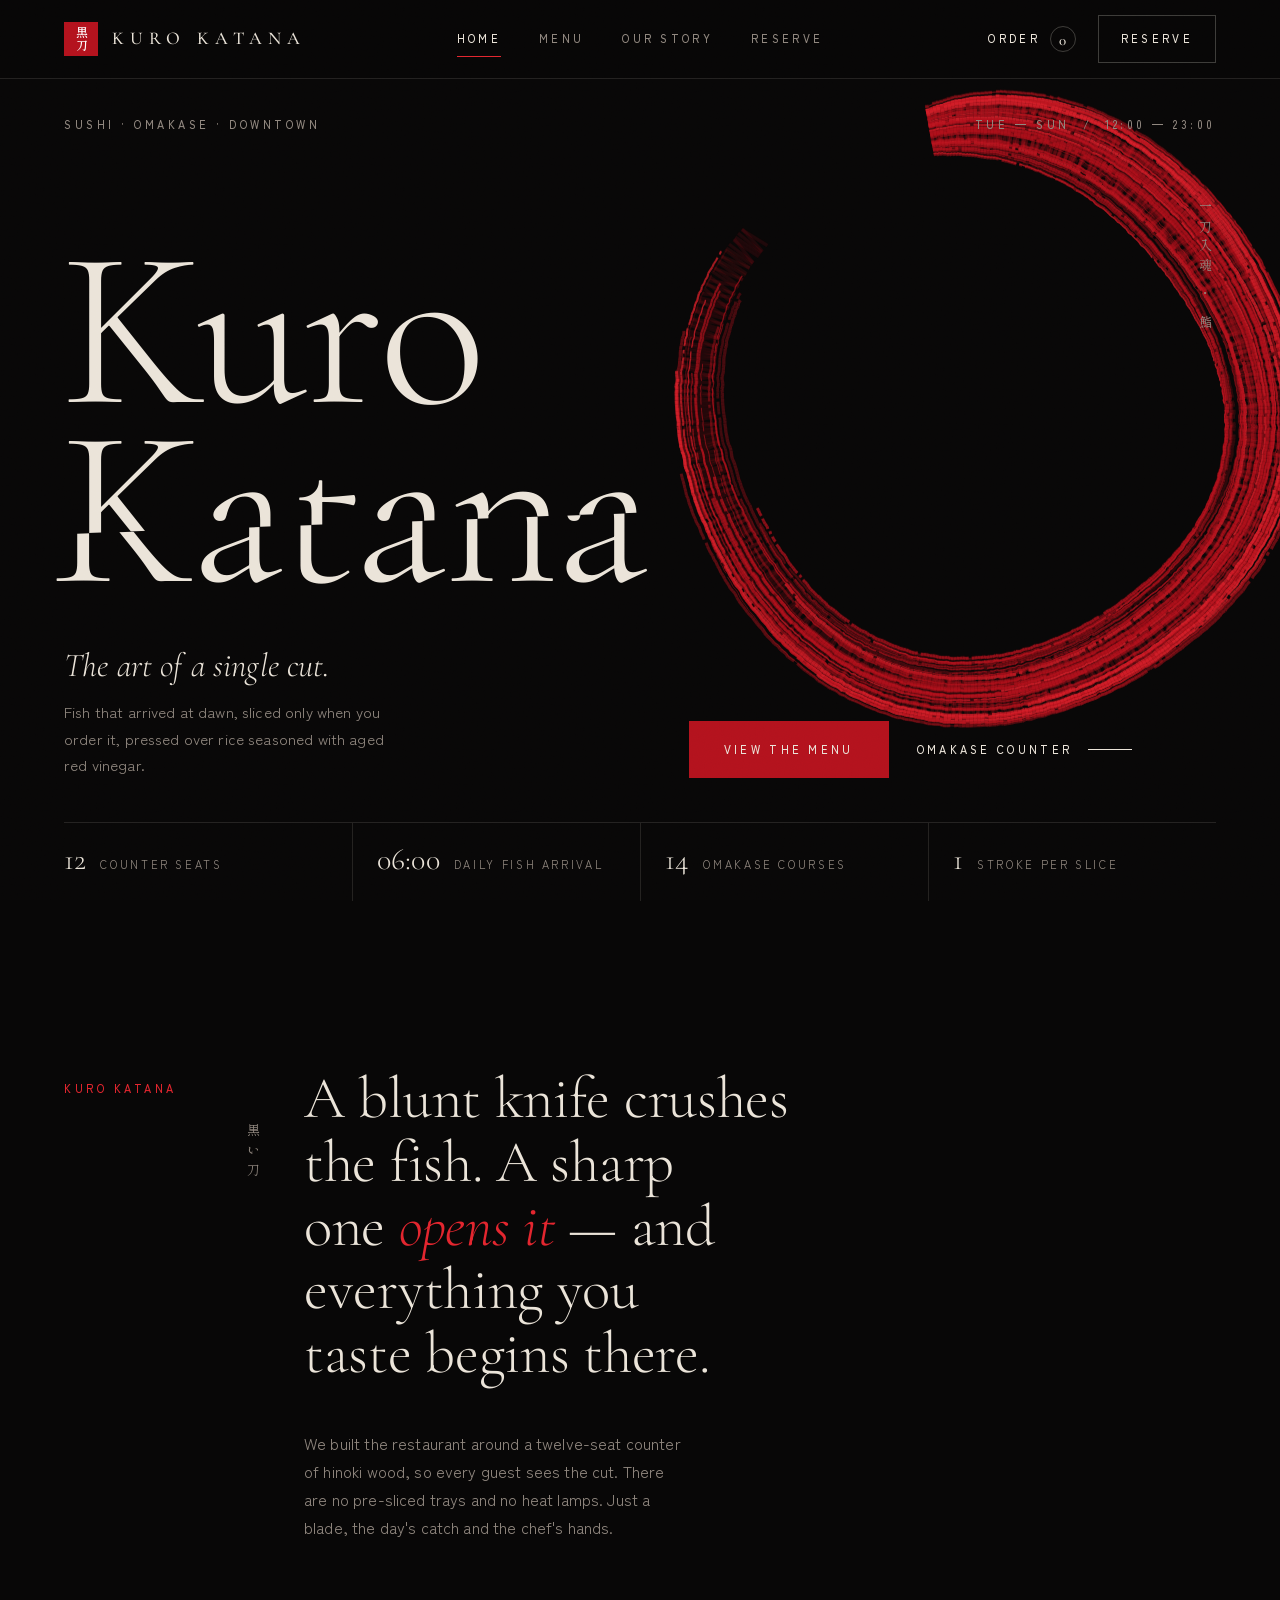
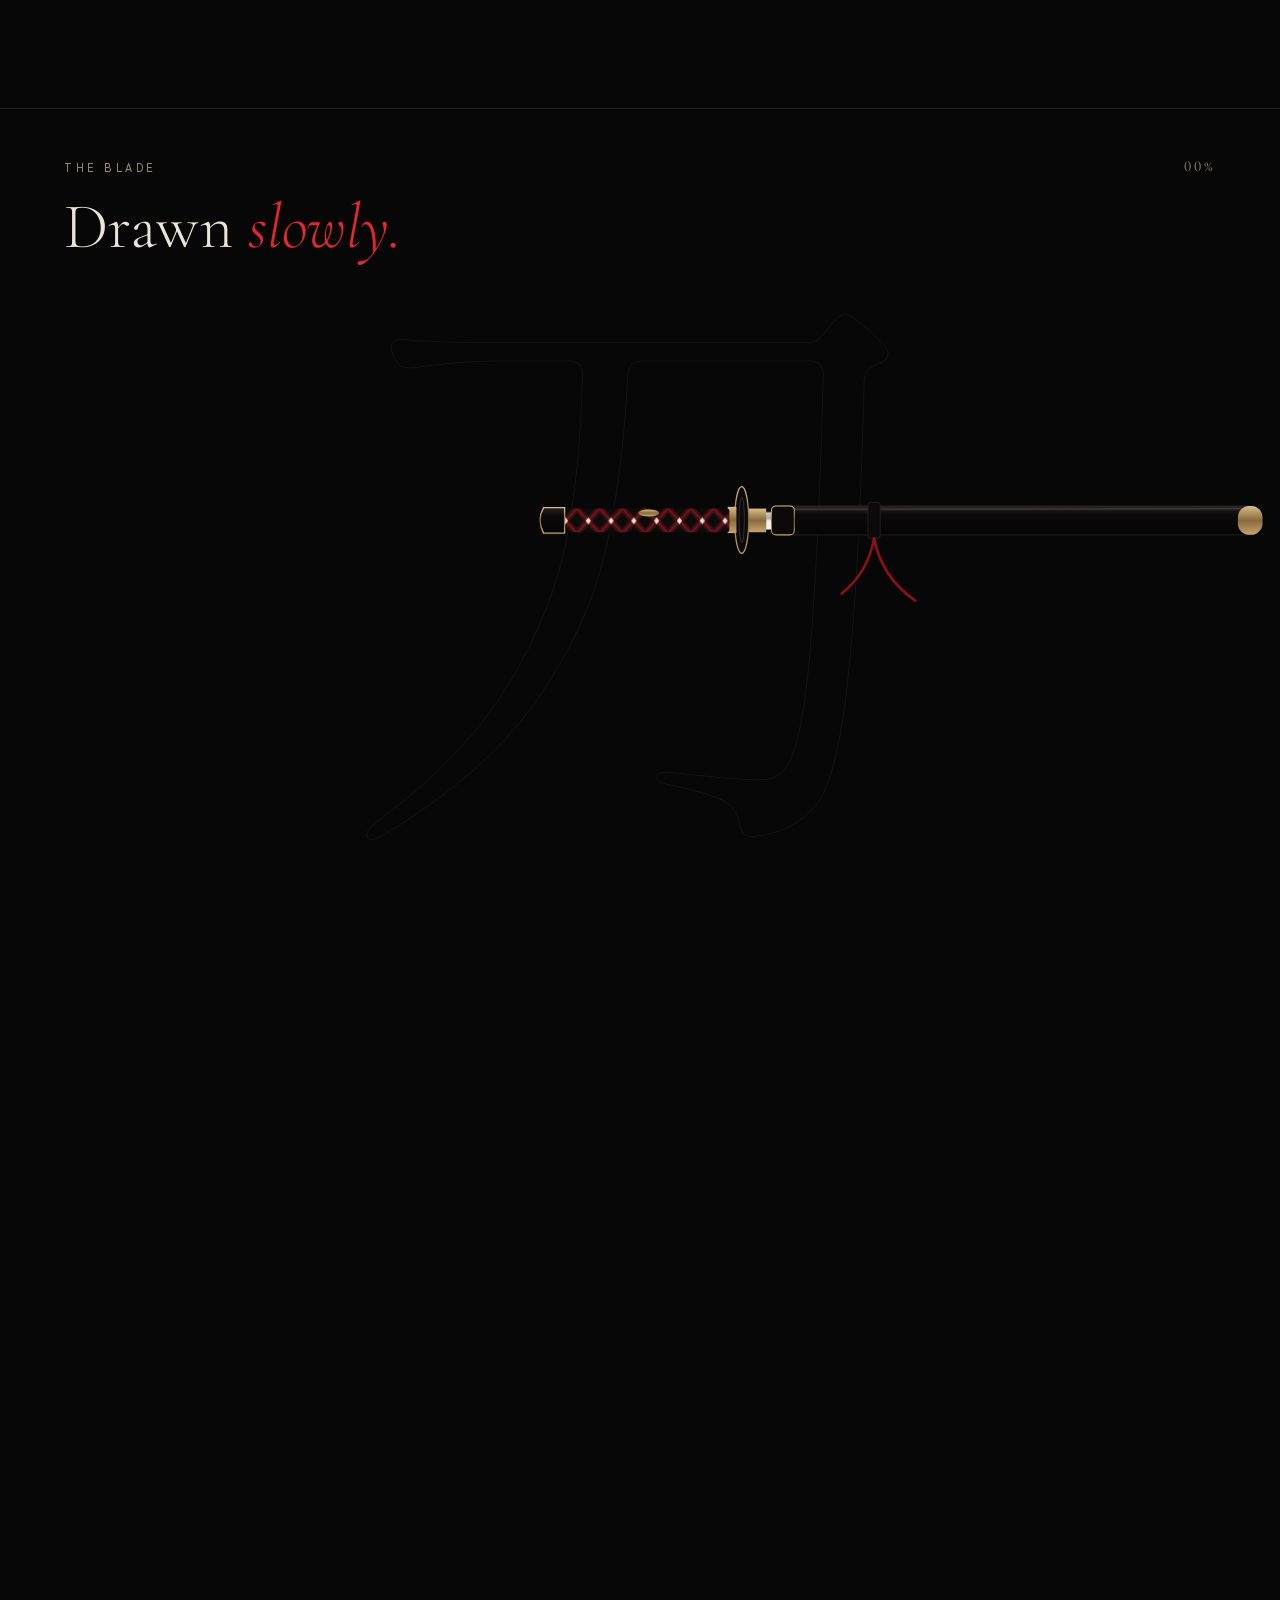
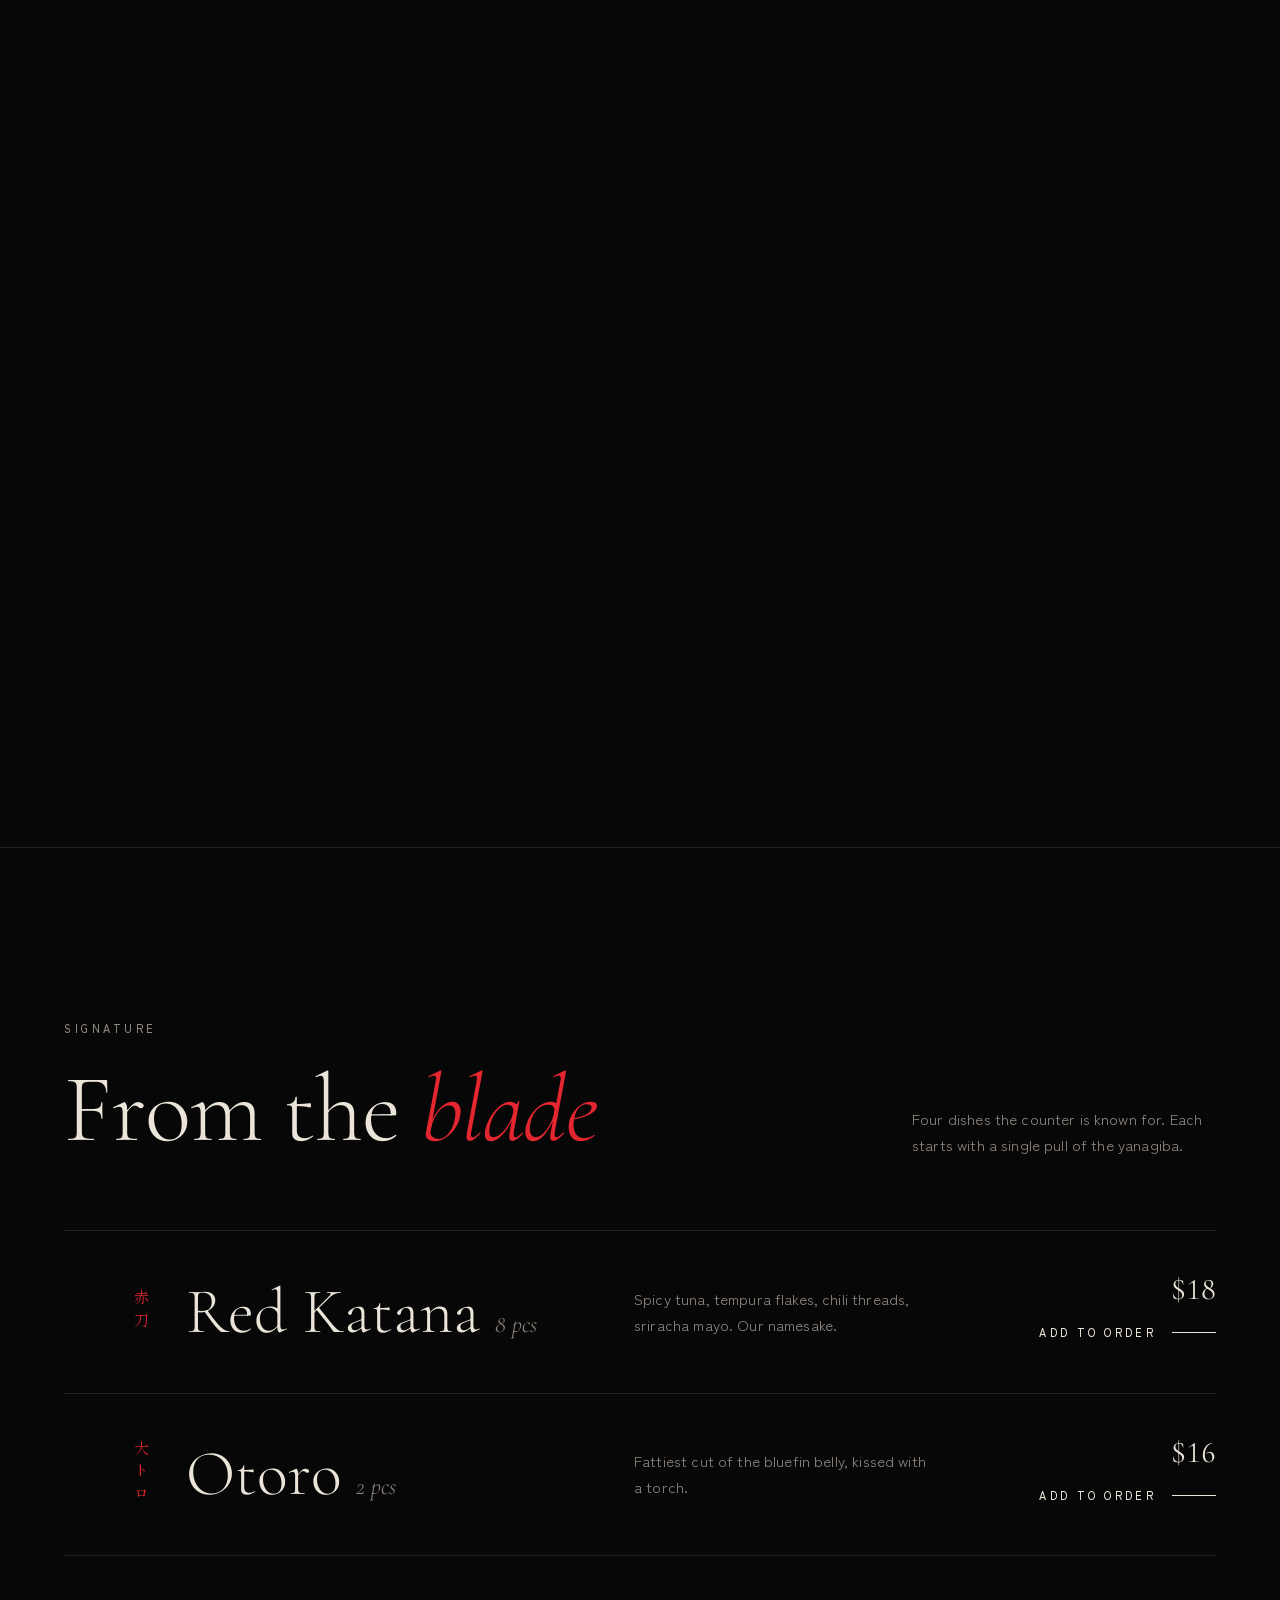
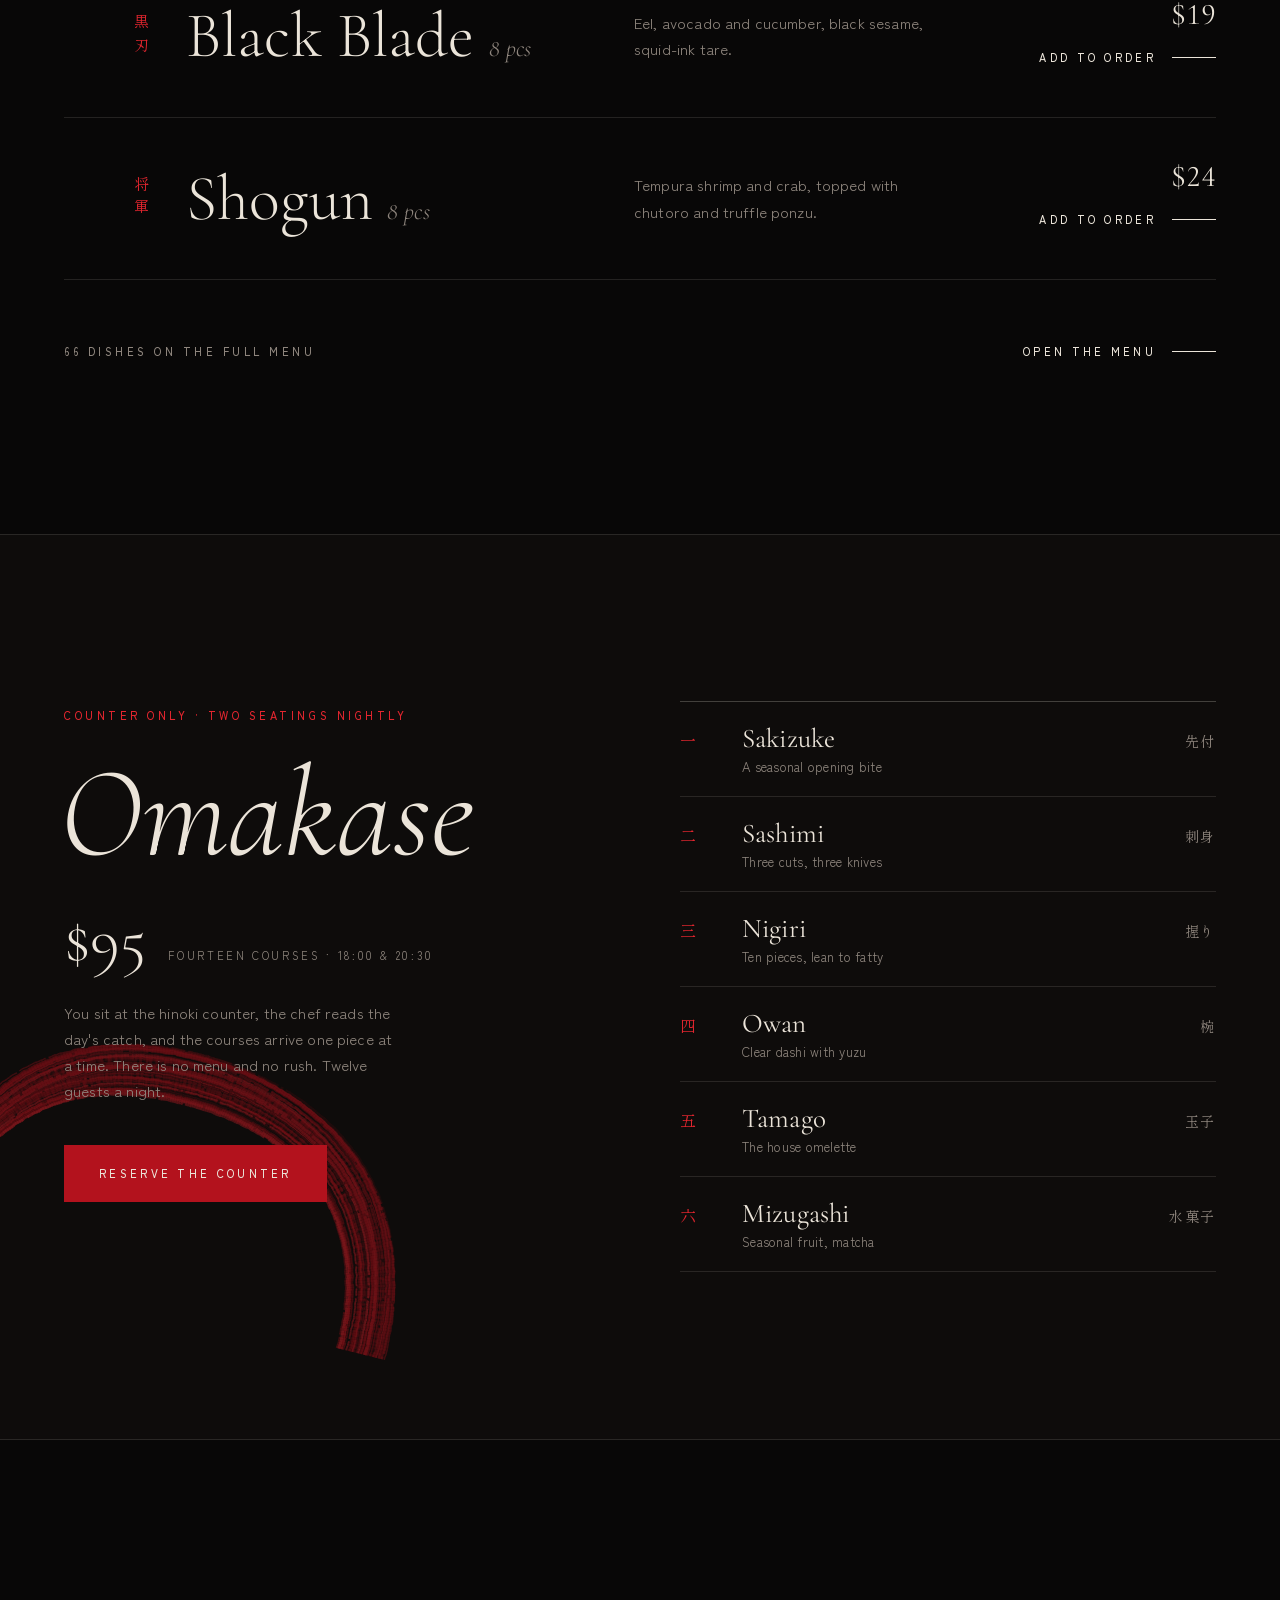
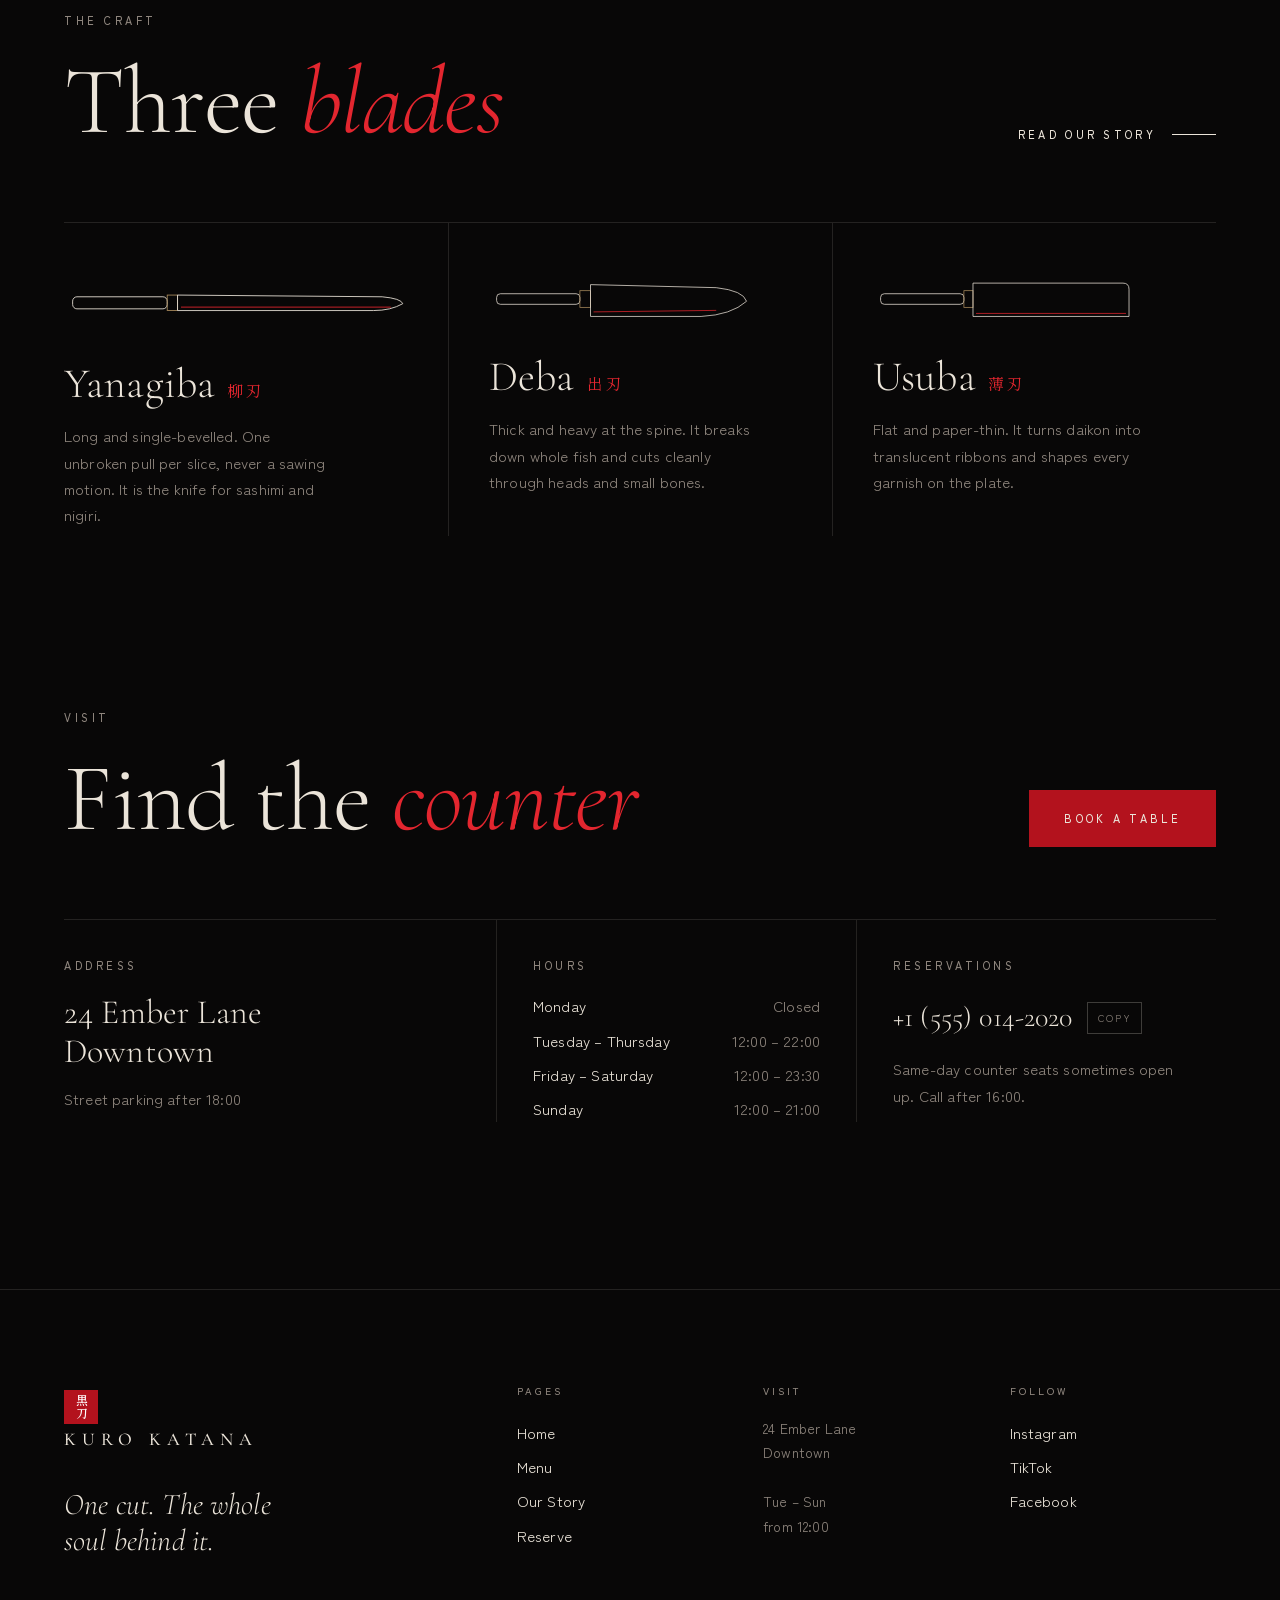
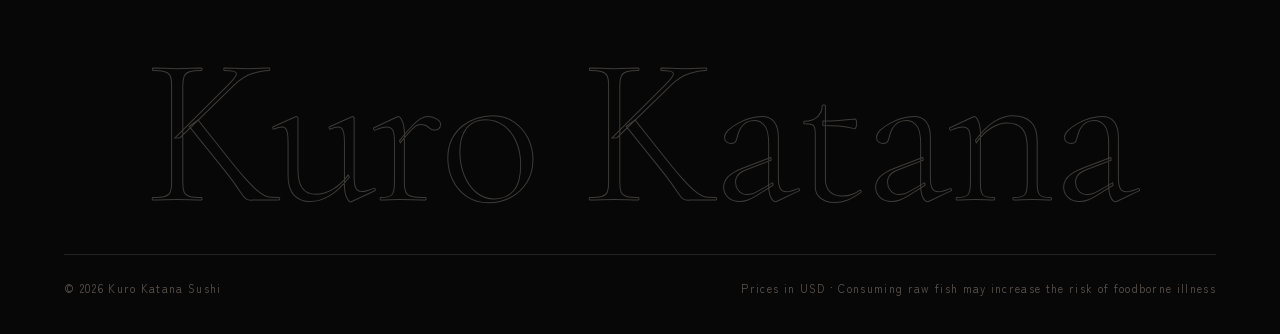
<file: kuro-katana/index.html>
<!doctype html>
<html lang="en">
<head>
<meta charset="utf-8">
<meta name="viewport" content="width=device-width, initial-scale=1, viewport-fit=cover">
<title>Kuro Katana Sushi</title>
<meta name="description" content="Sushi bar and twelve-seat omakase counter. Every piece sliced to order.">
<meta name="claude:viewport-fit-sides" content="cover">
<link rel="preconnect" href="https://fonts.googleapis.com">
<link rel="preconnect" href="https://fonts.gstatic.com" crossorigin>
<link rel="stylesheet" href="https://fonts.googleapis.com/css2?family=Cormorant+Garamond:ital,wght@0,300;0,400;0,500;1,300;1,400&family=Shippori+Mincho+B1:wght@400;600&family=Zen+Kaku+Gothic+New:wght@400;500&display=swap">
<link rel="stylesheet" href="style.css">
</head>
<body>
<div class="slash" id="slash" hidden>
  <div class="pa"></div><div class="pb"></div>
  <div class="mark" id="mark"><div><span class="hanko" ><span>黒刀</span></span><small>Kuro Katana</small></div></div>
  <div class="seam" id="seam"></div>
</div>
<script>(function(){var el=document.getElementById("slash");if(matchMedia("(prefers-reduced-motion: reduce)").matches)return;el.hidden=false;var f=true;try{f=!sessionStorage.getItem("kk-seen")}catch(e){}if(!f)document.getElementById("mark").style.opacity=0;setTimeout(function(){el.hidden=true},4500)})();</script>
<header class="nav">
  <div class="wrap">
    <a class="logo" href="index.html" aria-label="Kuro Katana, home"><span class="hanko" aria-hidden="true"><span>黒刀</span></span><b>Kuro Katana</b></a>
    <nav class="links" aria-label="Main"><a href="index.html" class="on" aria-current="page">Home</a><a href="menu.html">Menu</a><a href="story.html">Our Story</a><a href="reserve.html">Reserve</a></nav>
    <div class="nav-r">
      <button class="order" id="cartBtn" type="button" aria-label="Open your order"><span class="t">Order</span><span class="n" id="cartCount">0</span></button>
      <a class="btn" href="reserve.html">Reserve</a>
      <button class="burger" id="burger" type="button" aria-label="Open navigation" aria-expanded="false"><span></span></button>
    </div>
  </div>
</header>
<div class="sheet" id="sheet" hidden><a href="index.html">Home <span>家</span></a><a href="menu.html">Menu <span>品</span></a><a href="story.html">Our Story <span>道</span></a><a href="reserve.html">Reserve <span>席</span></a></div>
<main id="main" data-page="home">
<section class="hero">
  <canvas class="enso" data-enso="hero" aria-hidden="true"></canvas>
  <div class="hero-top"><div class="wrap"><span class="lbl">Sushi · Omakase · Downtown</span><span class="lbl">Tue — Sun &nbsp;/&nbsp; 12:00 — 23:00</span></div></div>
  <div class="vjp rail" aria-hidden="true">一刀入魂 ・ 鮨</div>
  <div class="wrap">
    <h1 class="cut" id="cut" aria-label="Kuro Katana"><span class="h h1" aria-hidden="true">Kuro<br>Katana</span><span class="h h2" aria-hidden="true">Kuro<br>Katana</span><span class="line"></span></h1>
    <div class="hero-foot">
      <div><p class="tag">The art of a single cut.</p><p class="s">Fish that arrived at dawn, sliced only when you order it, pressed over rice seasoned with aged red vinegar.</p></div>
      <div class="ctas"><a class="btn solid" href="menu.html">View the menu</a><a class="arrow" href="reserve.html#omakase">Omakase counter</a></div>
    </div>
  </div>
  <div class="wrap"><div class="facts"><div><b>12</b><span>Counter seats</span></div><div><b>06:00</b><span>Daily fish arrival</span></div><div><b>14</b><span>Omakase courses</span></div><div><b>1</b><span>Stroke per slice</span></div></div></div>
</section>

<section class="sec">
  <div class="wrap statement">
    <div class="side"><span class="lbl red">Kuro Katana</span><span class="vjp" aria-hidden="true">黒い刀</span></div>
    <div class="rv">
      <p class="big">A blunt knife crushes the fish. A sharp one <em class="it">opens it</em> — and everything you taste begins there.</p>
      <p class="small">We built the restaurant around a twelve-seat counter of hinoki wood, so every guest sees the cut. There are no pre-sliced trays and no heat lamps. Just a blade, the day's catch and the chef's hands.</p>
    </div>
  </div>
</section>

<section class="stage" id="stage">
  <div class="stage-in">
    <div class="stage-k" aria-hidden="true">刀</div>
    <div class="stage-head"><div class="wrap"><div><span class="lbl">The blade</span><h2 style="margin-top:16px">Drawn <em class="it">slowly.</em></h2></div><span class="pct" id="pct">00%</span></div></div>
    <svg class="katana" id="katana" viewBox="-60 0 1460 260" aria-hidden="true">
  <defs>
    <linearGradient id="steel" x1="0" y1="0" x2="0" y2="1"><stop offset="0" stop-color="#6d6a67"/><stop offset=".18" stop-color="#d9d6d1"/><stop offset=".5" stop-color="#a7a39e"/><stop offset=".62" stop-color="#eeebe6"/><stop offset="1" stop-color="#f7f5f1"/></linearGradient>
    <linearGradient id="glint" x1="0" x2="1"><stop offset="0" stop-color="#fff" stop-opacity="0"/><stop offset=".5" stop-color="#fff" stop-opacity=".9"/><stop offset="1" stop-color="#fff" stop-opacity="0"/></linearGradient>
    <linearGradient id="lac" x1="0" y1="0" x2="0" y2="1"><stop offset="0" stop-color="#2a2422"/><stop offset=".3" stop-color="#0b0909"/><stop offset="1" stop-color="#050404"/></linearGradient>
    <linearGradient id="brass" x1="0" y1="0" x2="0" y2="1"><stop offset="0" stop-color="#d9bd8a"/><stop offset=".5" stop-color="#8a6a3c"/><stop offset="1" stop-color="#c7a46c"/></linearGradient>
    <pattern id="ito" width="26" height="28" patternUnits="userSpaceOnUse" y="117"><rect width="26" height="28" fill="#0d0b0a"/><path d="M0 0 L13 14 L0 28 M26 0 L13 14 L26 28" stroke="#3a1013" stroke-width="7" fill="none"/><path d="M0 0 L13 14 L0 28 M26 0 L13 14 L26 28" stroke="#7d1219" stroke-width="2" fill="none"/><path d="M13 10 L16 14 L13 18 L10 14Z" fill="#e9e2d6"/></pattern>
    <clipPath id="bclip"><path d="M812 121 L1300 115 Q1352 113 1374 126 Q1346 139 1300 139 L812 141 Z"/></clipPath>
  </defs>
  <g id="sword">
    <path d="M812 121 L1300 115 Q1352 113 1374 126 Q1346 139 1300 139 L812 141 Z" fill="url(#steel)"/>
    <path d="M812 121 L1300 115 Q1352 113 1374 126" fill="none" stroke="#3b3836" stroke-width="1"/>
    <path d="M818 134 q12 -5 24 0 t24 0 t24 0 t24 0 t24 0 t24 0 t24 0 t24 0 t24 0 t24 0 t24 0 t24 0 t24 0 t24 -1 t24 0 t24 0 t24 -1 t24 0 t24 0 t24 -1 t20 -1" fill="none" stroke="#fff" stroke-opacity=".85" stroke-width="1.4"/>
    <g clip-path="url(#bclip)"><rect id="glintRect" x="700" y="100" width="120" height="60" fill="url(#glint)"/></g>
    <rect x="794" y="117" width="20" height="27" fill="url(#brass)"/>
    <ellipse cx="786" cy="130" rx="8" ry="38" fill="#0b0a09" stroke="url(#brass)" stroke-width="1.5"/>
    <ellipse cx="786" cy="130" rx="3" ry="26" fill="none" stroke="#3a3330" stroke-width="1"/>
    <rect x="770" y="115" width="10" height="30" fill="url(#brass)"/>
    <rect x="582" y="117" width="190" height="27" rx="3" fill="url(#ito)"/>
    <ellipse cx="680" cy="122" rx="12" ry="4" fill="url(#brass)"/>
    <path d="M560 116 Q552 130 560 145 L584 145 L584 116Z" fill="url(#lac)" stroke="url(#brass)" stroke-width="1.5"/>
    <g class="part" data-at=".08"><line x1="680" y1="148" x2="680" y2="196" stroke="#8f867e" stroke-width=".8"/><text class="n" x="690" y="212">Tsuka</text><text class="j" x="790" y="212">柄</text><text x="690" y="236">SILK-WRAPPED HANDLE</text></g>
    <g class="part" data-at=".14"><line x1="786" y1="90" x2="786" y2="54" stroke="#8f867e" stroke-width=".8"/><text class="n" x="796" y="54">Tsuba</text><text class="j" x="896" y="54">鍔</text><text x="796" y="22">THE GUARD</text></g>
    <g class="part" data-at=".55"><line x1="1040" y1="140" x2="1040" y2="196" stroke="#8f867e" stroke-width=".8"/><text class="n" x="1050" y="212">Hamon</text><text class="j" x="1160" y="212">刃文</text><text x="1050" y="236">TEMPER LINE, UNIQUE TO EACH BLADE</text></g>
    <g class="part" data-at=".93"><line x1="1352" y1="112" x2="1352" y2="54" stroke="#8f867e" stroke-width=".8"/><text class="n" x="1250" y="54" text-anchor="end">Kissaki</text><text class="j" x="1340" y="54" text-anchor="end">切先</text><text x="1340" y="22" text-anchor="end">THE TIP THAT ENTERS FIRST</text></g>
  </g>
  <rect x="820" y="114" width="560" height="33" rx="13" fill="url(#lac)" stroke="#2b2422" stroke-width="1"/>
  <path d="M836 118 L1366 117" stroke="#ffffff" stroke-opacity=".12" stroke-width="2" stroke-linecap="round"/>
  <rect x="820" y="114" width="26" height="33" rx="5" fill="#0b0909" stroke="url(#brass)" stroke-width="1.2"/>
  <rect x="1352" y="114" width="28" height="33" rx="13" fill="url(#brass)"/>
  <rect x="930" y="110" width="14" height="41" rx="3" fill="#0b0909" stroke="#2b2422"/>
  <path d="M937 151 Q930 190 900 214 M937 151 Q946 196 984 222" stroke="#8d1019" stroke-width="3" fill="none" stroke-linecap="round"/>
</svg>
    <div class="wrap stage-list"><div><b>Tsuka 柄</b><span>Silk-wrapped handle</span></div><div><b>Tsuba 鍔</b><span>The guard</span></div><div><b>Hamon 刃文</b><span>Temper line, unique to each blade</span></div><div><b>Kissaki 切先</b><span>The tip that enters first</span></div></div>
  </div>
</section>

<section class="sec">
  <div class="wrap">
    <div class="shead rv"><div><span class="lbl">Signature</span><h2>From the <em class="it">blade</em></h2></div><p>Four dishes the counter is known for. Each starts with a single pull of the yanagiba.</p></div>
    <div class="sig" id="sig"></div>
    <div style="margin-top:56px;display:flex;justify-content:space-between;gap:24px;flex-wrap:wrap;align-items:center"><span class="lbl"><span id="itemTotal">66</span> dishes on the full menu</span><a class="arrow" href="menu.html">Open the menu</a></div>
  </div>
</section>

<section class="sec oma">
  <canvas class="enso" data-enso="oma" aria-hidden="true"></canvas>
  <div class="wrap oma-g">
    <div class="rv">
      <span class="lbl red">Counter only · Two seatings nightly</span>
      <h2>Omakase</h2>
      <div class="pp"><b>$95</b><span>Fourteen courses · 18:00 &amp; 20:30</span></div>
      <p class="t">You sit at the hinoki counter, the chef reads the day's catch, and the courses arrive one piece at a time. There is no menu and no rush. Twelve guests a night.</p>
      <a class="btn solid" href="reserve.html#omakase">Reserve the counter</a>
    </div>
    <ol class="courses rv">
      <li><span class="no">一</span><b>Sakizuke<small>A seasonal opening bite</small></b><span class="jp">先付</span></li>
      <li><span class="no">二</span><b>Sashimi<small>Three cuts, three knives</small></b><span class="jp">刺身</span></li>
      <li><span class="no">三</span><b>Nigiri<small>Ten pieces, lean to fatty</small></b><span class="jp">握り</span></li>
      <li><span class="no">四</span><b>Owan<small>Clear dashi with yuzu</small></b><span class="jp">椀</span></li>
      <li><span class="no">五</span><b>Tamago<small>The house omelette</small></b><span class="jp">玉子</span></li>
      <li><span class="no">六</span><b>Mizugashi<small>Seasonal fruit, matcha</small></b><span class="jp">水菓子</span></li>
    </ol>
  </div>
</section>

<section class="sec">
  <div class="wrap">
    <div class="shead rv"><div><span class="lbl">The craft</span><h2>Three <em class="it">blades</em></h2></div><a class="arrow" href="story.html">Read our story</a></div>
    <div class="knives"><div class="knife rv"><svg viewBox="0 0 400 70" aria-hidden="true"><rect x="10" y="30" width="110" height="14" rx="5" fill="none" stroke="#ebe4d9" stroke-width="1"/><rect x="120" y="28" width="12" height="18" fill="none" stroke="#a98b5d"/><path d="M132 28 L370 30 Q392 32 394 38 Q380 46 360 46 L132 46Z" fill="none" stroke="#ebe4d9" stroke-width="1"/><path d="M136 42 L380 42" stroke="#e3262f" stroke-width="1"/></svg><h3>Yanagiba<span class="jp">柳刃</span></h3><p>Long and single-bevelled. One unbroken pull per slice, never a sawing motion. It is the knife for sashimi and nigiri.</p></div><div class="knife rv"><svg viewBox="0 0 400 70" aria-hidden="true"><rect x="10" y="30" width="110" height="14" rx="5" fill="none" stroke="#ebe4d9" stroke-width="1"/><rect x="120" y="26" width="14" height="22" fill="none" stroke="#a98b5d"/><path d="M134 18 L300 22 Q336 26 340 40 Q320 58 280 60 L134 60Z" fill="none" stroke="#ebe4d9" stroke-width="1"/><path d="M138 54 L300 52" stroke="#e3262f" stroke-width="1"/></svg><h3>Deba<span class="jp">出刃</span></h3><p>Thick and heavy at the spine. It breaks down whole fish and cuts cleanly through heads and small bones.</p></div><div class="knife rv"><svg viewBox="0 0 400 70" aria-hidden="true"><rect x="10" y="30" width="110" height="14" rx="5" fill="none" stroke="#ebe4d9" stroke-width="1"/><rect x="120" y="26" width="12" height="22" fill="none" stroke="#a98b5d"/><path d="M132 16 L330 16 Q338 16 338 24 L338 60 L132 60Z" fill="none" stroke="#ebe4d9" stroke-width="1"/><path d="M136 56 L334 56" stroke="#e3262f" stroke-width="1"/></svg><h3>Usuba<span class="jp">薄刃</span></h3><p>Flat and paper-thin. It turns daikon into translucent ribbons and shapes every garnish on the plate.</p></div></div>
  </div>
</section>

<section class="sec" style="padding-top:0">
  <div class="wrap">
    <div class="shead rv"><div><span class="lbl">Visit</span><h2>Find the <em class="it">counter</em></h2></div><a class="btn solid" href="reserve.html">Book a table</a></div>
    <div class="visit rv">
  <div><span class="lbl">Address</span><p class="addr">24 Ember Lane<br>Downtown</p><p style="color:var(--mute);margin-top:14px">Street parking after 18:00</p></div>
  <div><span class="lbl">Hours</span><ul class="hours"><li><span>Monday</span><span>Closed</span></li><li><span>Tuesday – Thursday</span><span>12:00 – 22:00</span></li><li><span>Friday – Saturday</span><span>12:00 – 23:30</span></li><li><span>Sunday</span><span>12:00 – 21:00</span></li></ul></div>
  <div><span class="lbl">Reservations</span><div class="copyline"><span class="v">+1 (555) 014-2020</span><button class="copy" type="button" data-copy="+1 (555) 014-2020">Copy</button></div><p style="color:var(--mute);margin-top:14px">Same-day counter seats sometimes open up. Call after 16:00.</p></div>
</div>
  </div>
</section>
</main>
<footer>
  <div class="wrap">
    <div class="foot">
      <div><a class="logo" href="index.html"><span class="hanko" aria-hidden="true"><span>黒刀</span></span><b>Kuro Katana</b></a><p class="quote">One cut. The whole soul behind it.</p></div>
      <div><h4>Pages</h4><a href="index.html">Home</a><a href="menu.html">Menu</a><a href="story.html">Our Story</a><a href="reserve.html">Reserve</a></div>
      <div><h4>Visit</h4><p>24 Ember Lane<br>Downtown<br><br>Tue – Sun<br>from 12:00</p></div>
      <div><h4>Follow</h4><a href="https://instagram.com" target="_blank" rel="noopener">Instagram</a><a href="https://tiktok.com" target="_blank" rel="noopener">TikTok</a><a href="https://facebook.com" target="_blank" rel="noopener">Facebook</a></div>
    </div>
    <div class="giant" aria-hidden="true">Kuro Katana</div>
    <div class="legal"><span>© 2026 Kuro Katana Sushi</span><span>Prices in USD · Consuming raw fish may increase the risk of foodborne illness</span></div>
  </div>
</footer>
<canvas class="trail" id="trail" aria-hidden="true"></canvas>
<div id="drawerRoot"></div>
<div id="toastRoot" aria-live="polite"></div>
<script src="script.js"></script>
</body>
</html>
</file>
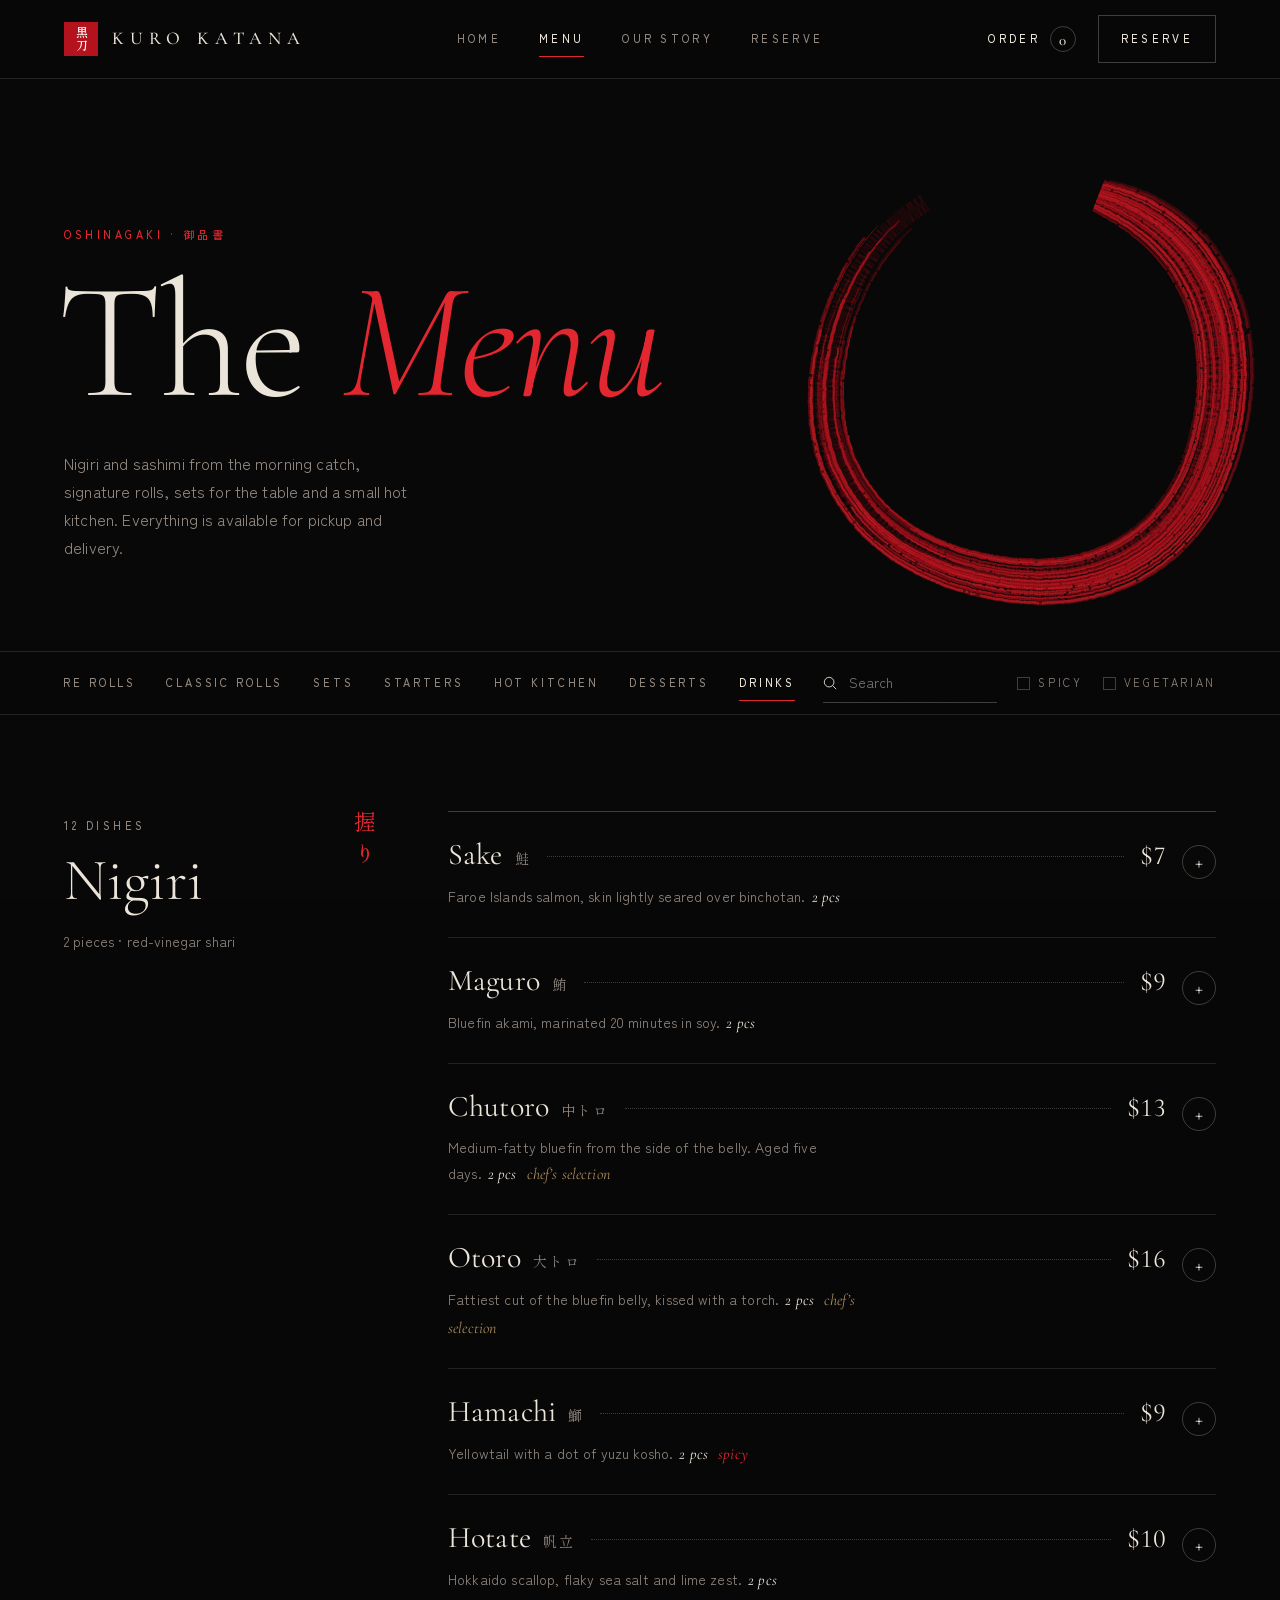
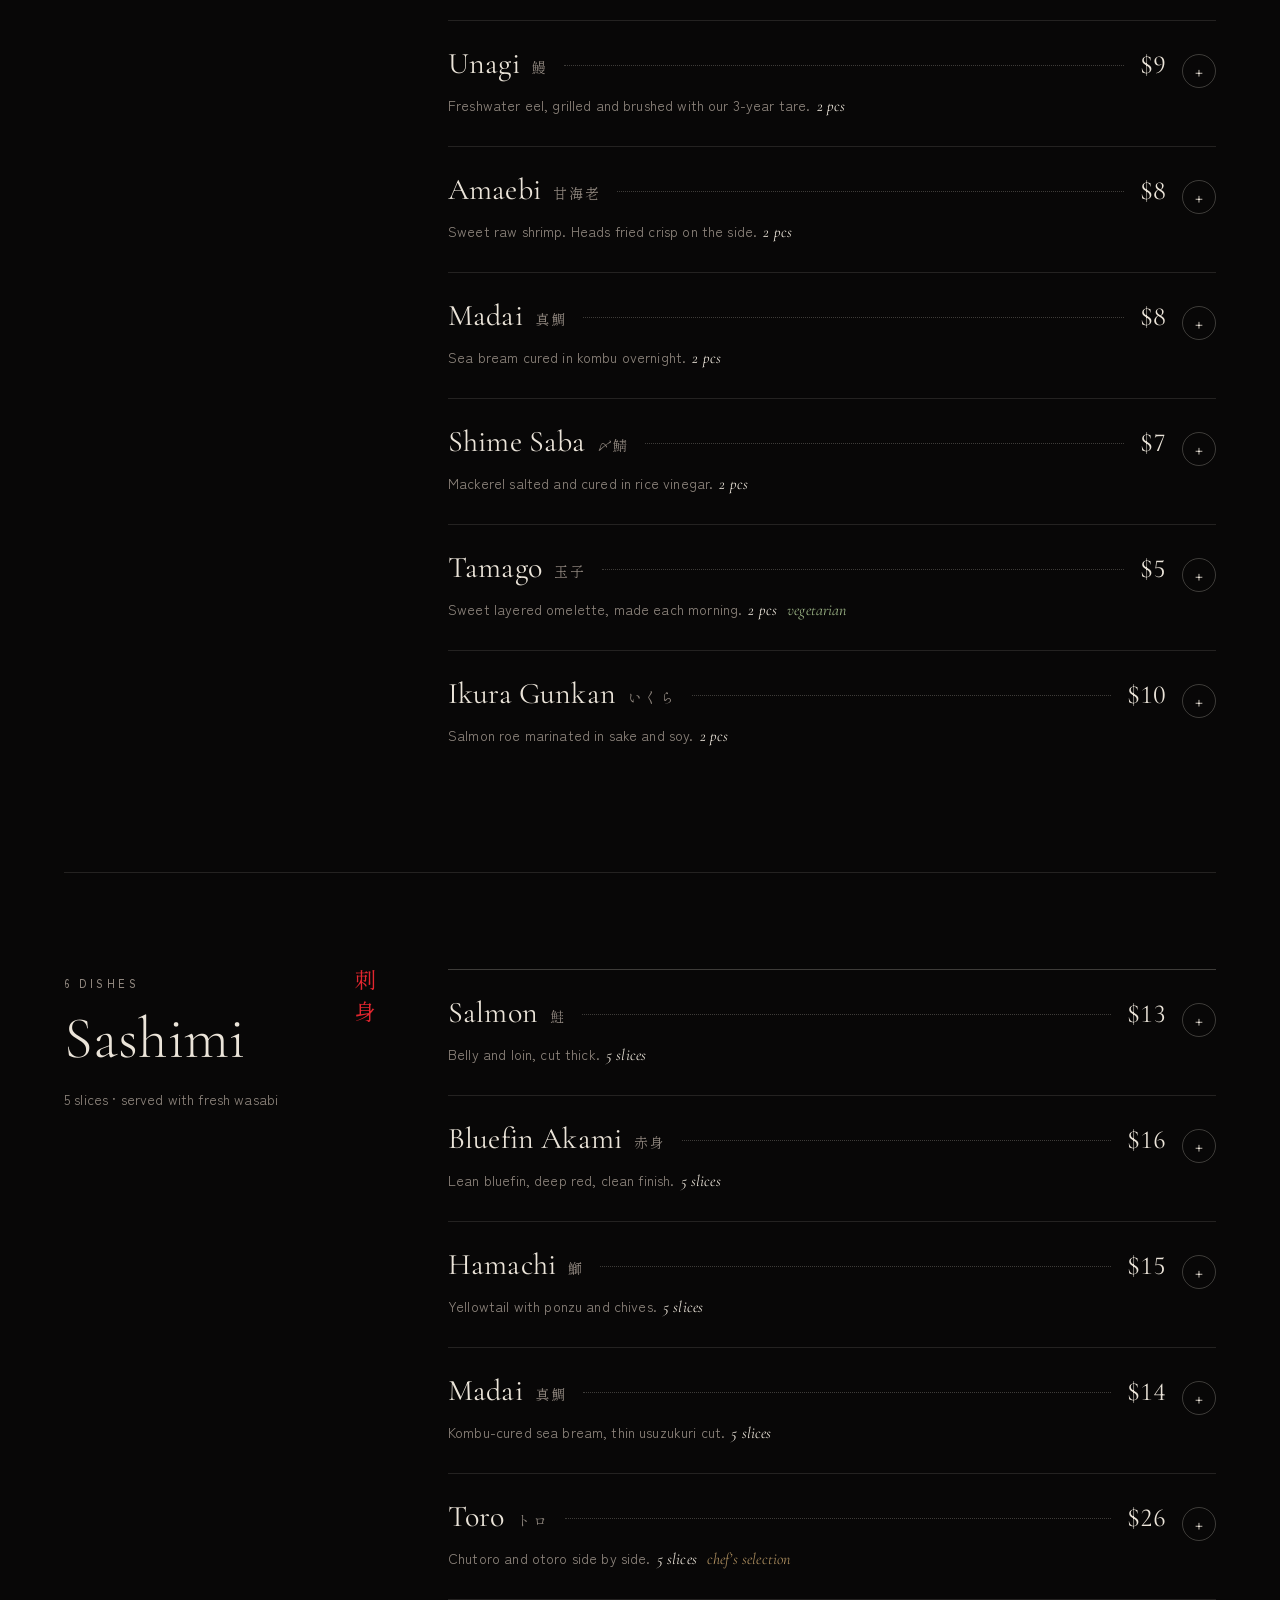
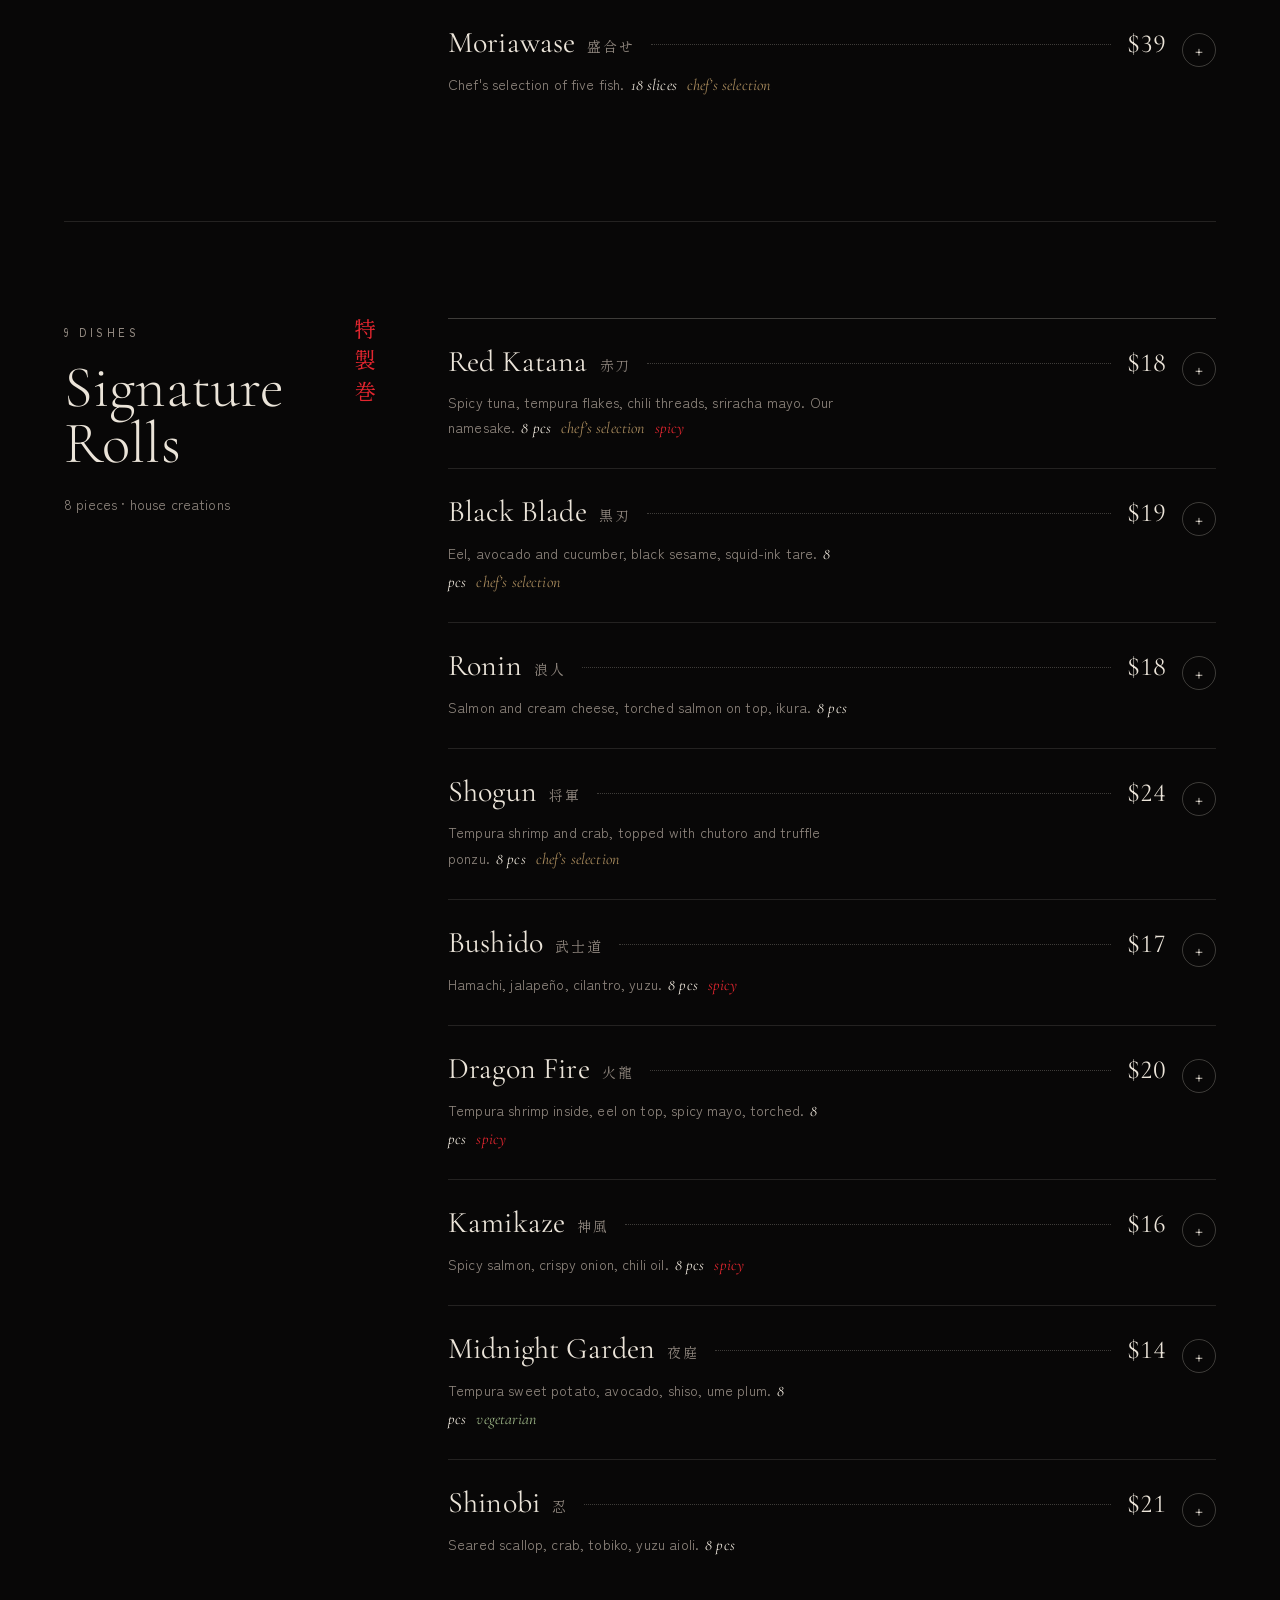
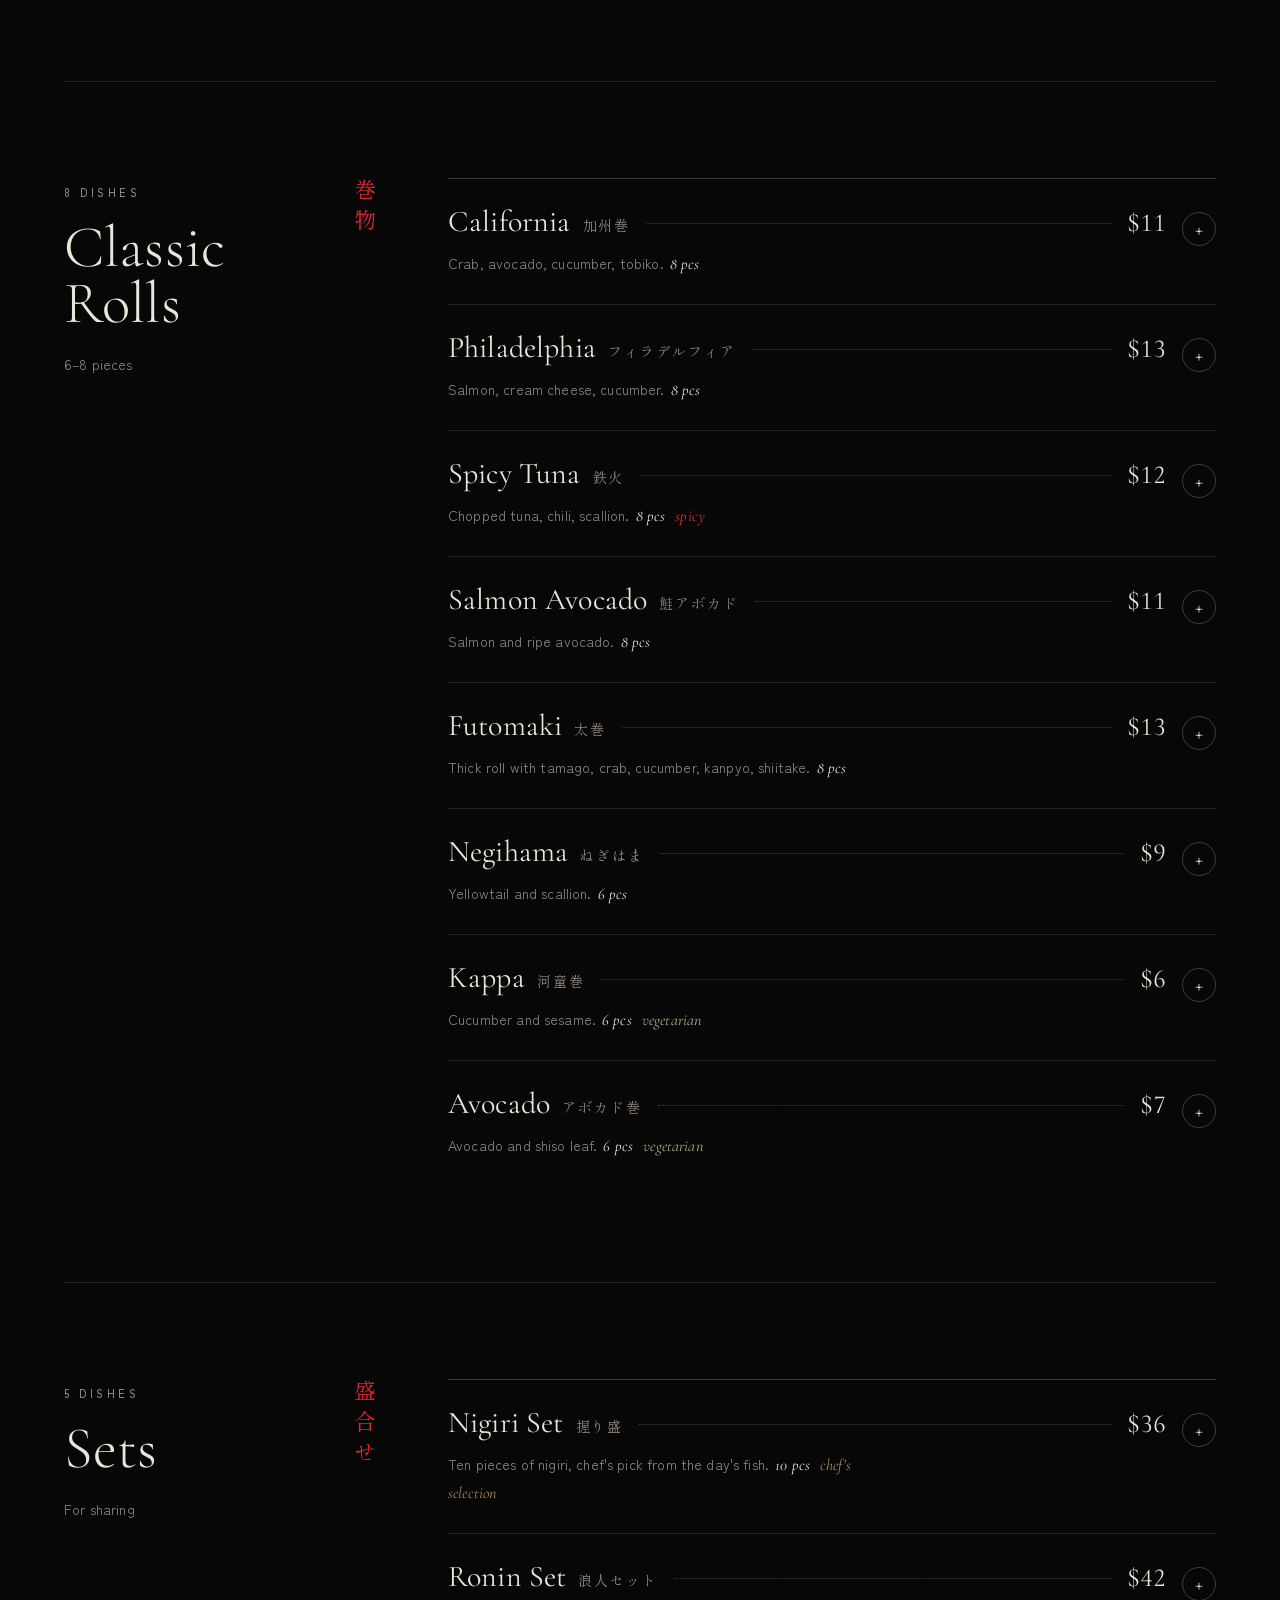
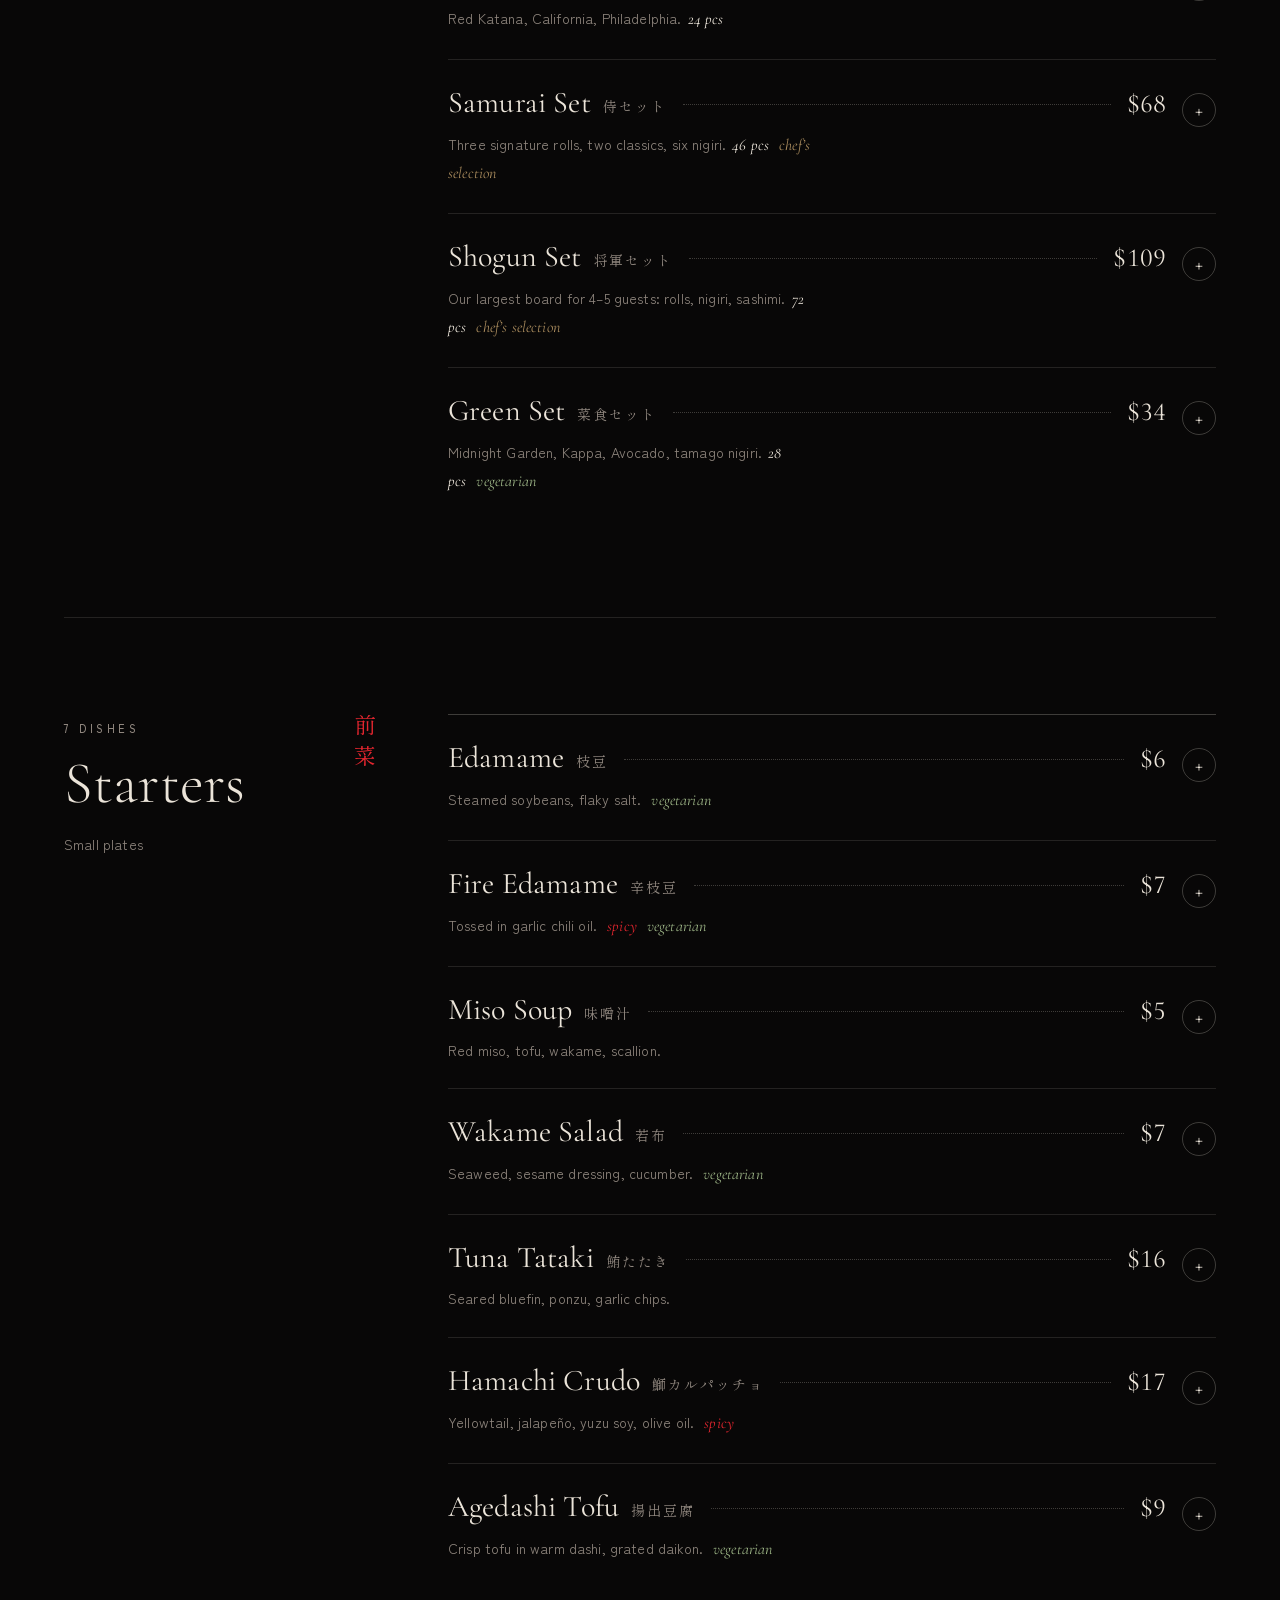
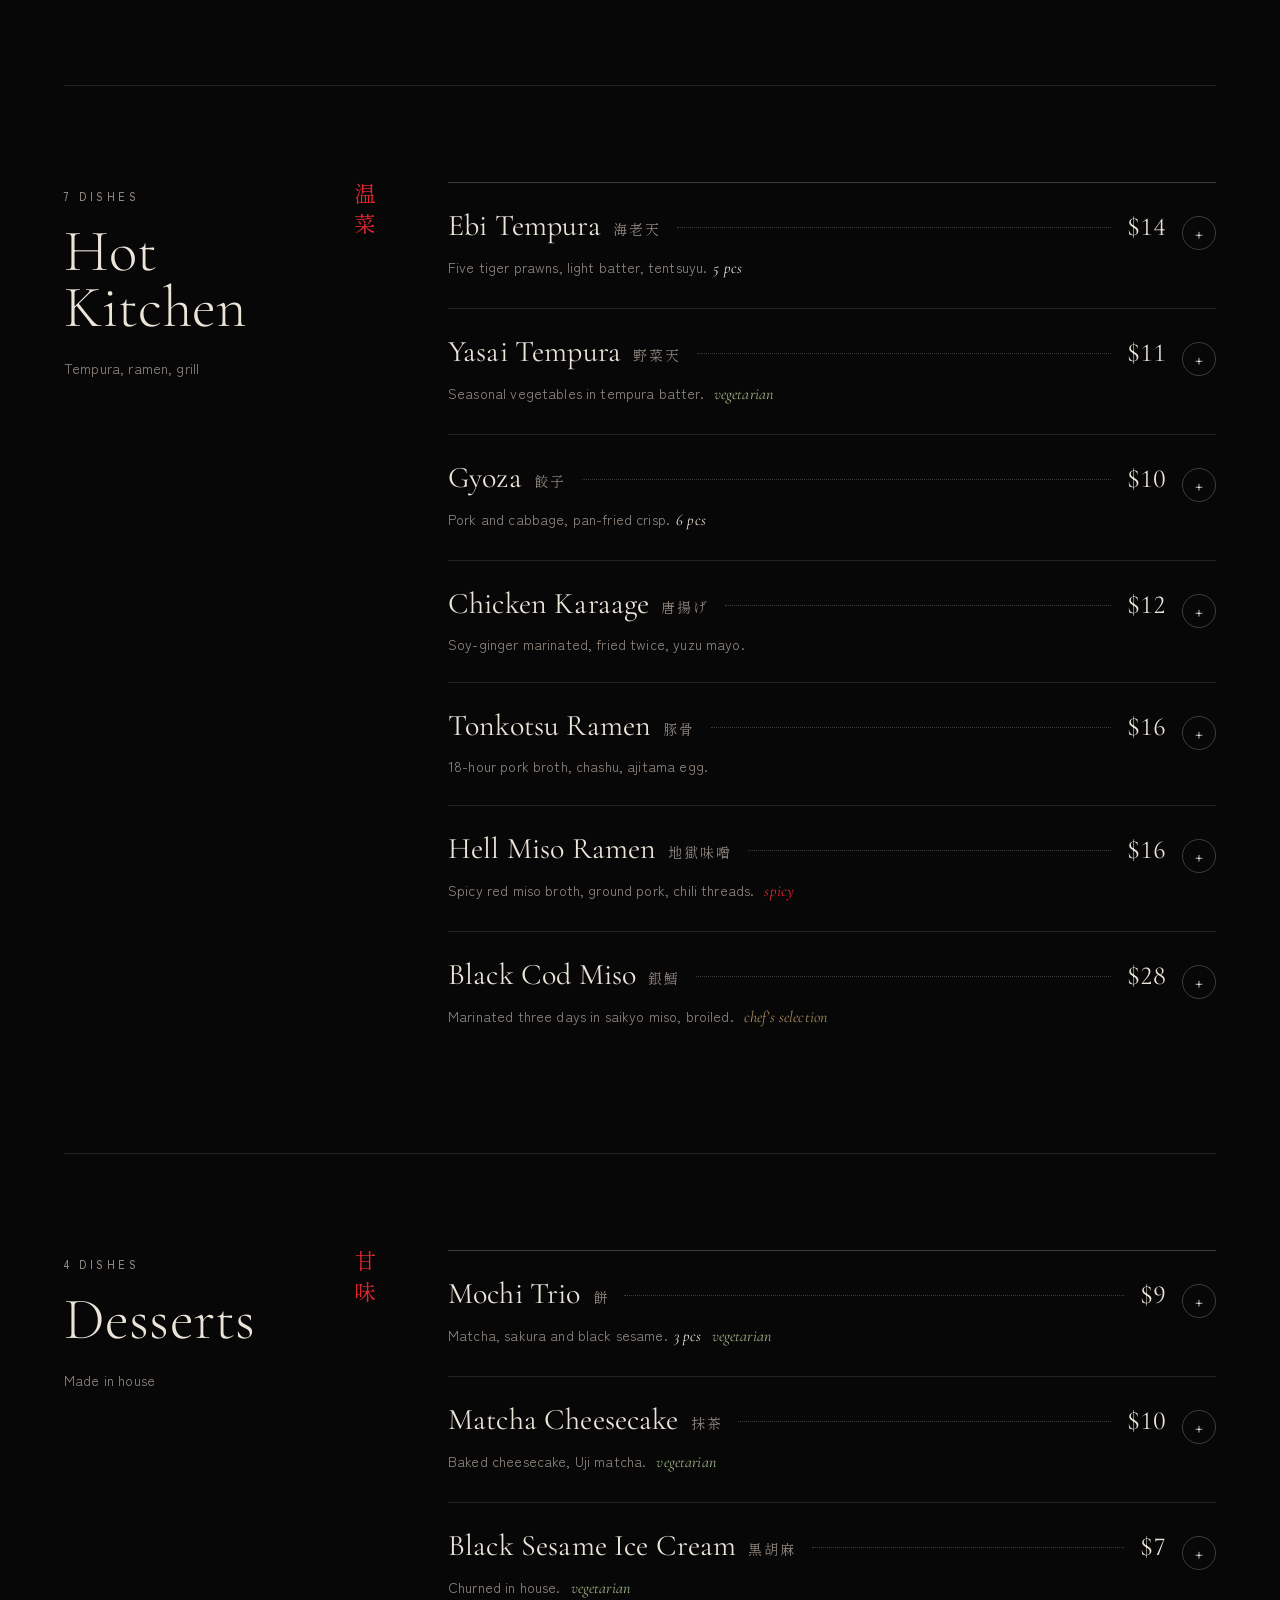
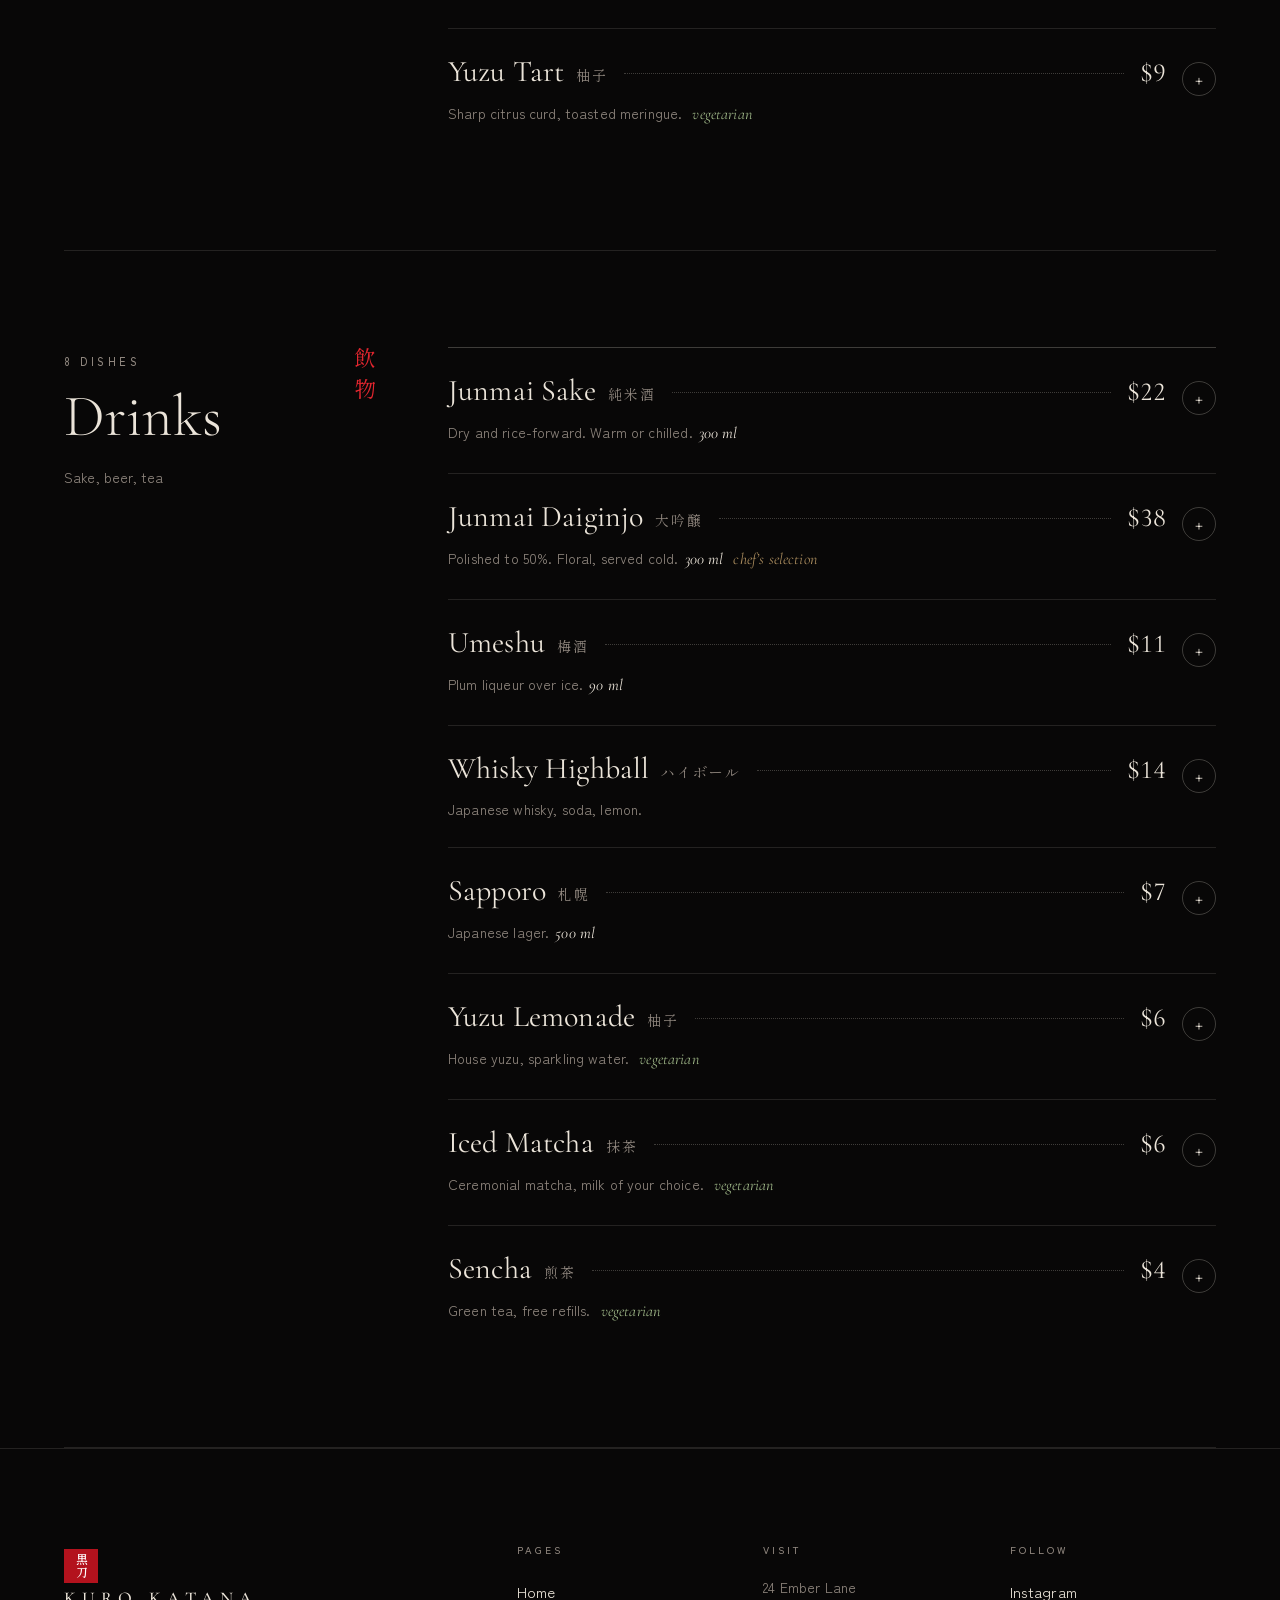
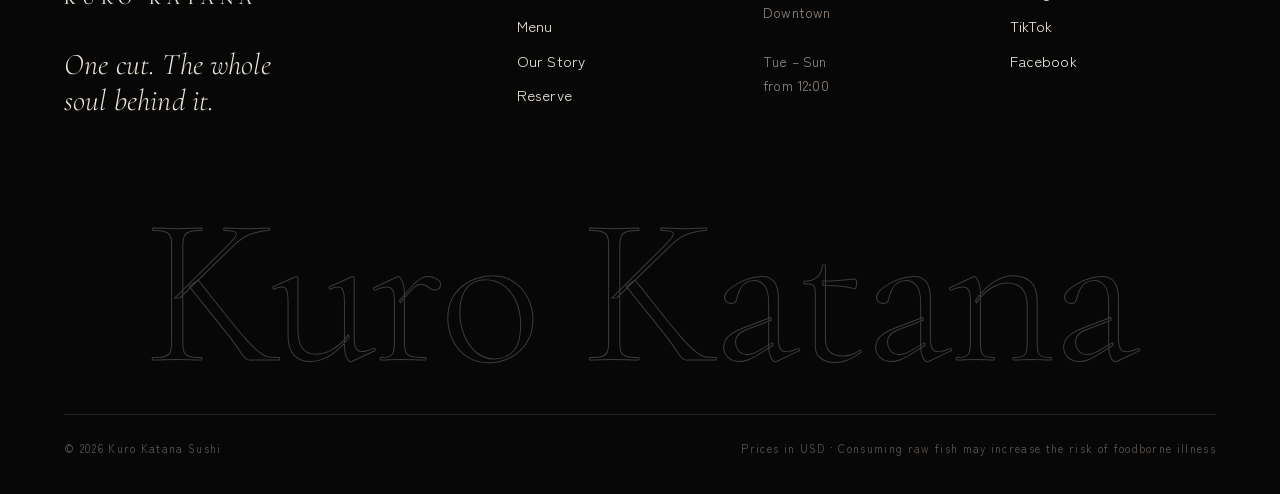
<file: kuro-katana/menu.html>
<!doctype html>
<html lang="en">
<head>
<meta charset="utf-8">
<meta name="viewport" content="width=device-width, initial-scale=1, viewport-fit=cover">
<title>Menu · Kuro Katana Sushi</title>
<meta name="description" content="Oshinagaki: nigiri, sashimi, signature rolls, sets, hot kitchen, desserts and sake.">
<meta name="claude:viewport-fit-sides" content="cover">
<link rel="preconnect" href="https://fonts.googleapis.com">
<link rel="preconnect" href="https://fonts.gstatic.com" crossorigin>
<link rel="stylesheet" href="https://fonts.googleapis.com/css2?family=Cormorant+Garamond:ital,wght@0,300;0,400;0,500;1,300;1,400&family=Shippori+Mincho+B1:wght@400;600&family=Zen+Kaku+Gothic+New:wght@400;500&display=swap">
<link rel="stylesheet" href="style.css">
</head>
<body>
<div class="slash" id="slash" hidden>
  <div class="pa"></div><div class="pb"></div>
  <div class="mark" id="mark"><div><span class="hanko" ><span>黒刀</span></span><small>Kuro Katana</small></div></div>
  <div class="seam" id="seam"></div>
</div>
<script>(function(){var el=document.getElementById("slash");if(matchMedia("(prefers-reduced-motion: reduce)").matches)return;el.hidden=false;var f=true;try{f=!sessionStorage.getItem("kk-seen")}catch(e){}if(!f)document.getElementById("mark").style.opacity=0;setTimeout(function(){el.hidden=true},4500)})();</script>
<header class="nav">
  <div class="wrap">
    <a class="logo" href="index.html" aria-label="Kuro Katana, home"><span class="hanko" aria-hidden="true"><span>黒刀</span></span><b>Kuro Katana</b></a>
    <nav class="links" aria-label="Main"><a href="index.html">Home</a><a href="menu.html" class="on" aria-current="page">Menu</a><a href="story.html">Our Story</a><a href="reserve.html">Reserve</a></nav>
    <div class="nav-r">
      <button class="order" id="cartBtn" type="button" aria-label="Open your order"><span class="t">Order</span><span class="n" id="cartCount">0</span></button>
      <a class="btn" href="reserve.html">Reserve</a>
      <button class="burger" id="burger" type="button" aria-label="Open navigation" aria-expanded="false"><span></span></button>
    </div>
  </div>
</header>
<div class="sheet" id="sheet" hidden><a href="index.html">Home <span>家</span></a><a href="menu.html">Menu <span>品</span></a><a href="story.html">Our Story <span>道</span></a><a href="reserve.html">Reserve <span>席</span></a></div>
<main id="main" data-page="menu"><section class="phead"><canvas class="enso" data-enso="page" aria-hidden="true"></canvas>
  <div class="wrap phead-g"><div><span class="lbl red">Oshinagaki · 御品書</span><h1>The <i>Menu</i></h1><p>Nigiri and sashimi from the morning catch, signature rolls, sets for the table and a small hot kitchen. Everything is available for pickup and delivery.</p></div><div class="vjp" aria-hidden="true">御品書 ・ 黒刀</div></div>
</section>
<div class="mbar"><div class="wrap">
  <div class="mcats" id="chips" aria-label="Menu sections"></div>
  <div class="mtools">
    <label class="msearch" for="q"><svg width="14" height="14" viewBox="0 0 16 16" aria-hidden="true"><circle cx="7" cy="7" r="5.5" fill="none" stroke="currentColor"/><path d="M11 11 L15 15" stroke="currentColor"/></svg><input id="q" type="search" placeholder="Search" aria-label="Search dishes"></label>
    <label class="mtog" for="fSpicy"><input type="checkbox" id="fSpicy">Spicy</label>
    <label class="mtog" for="fVeg"><input type="checkbox" id="fVeg">Vegetarian</label>
  </div>
</div></div>
<div class="wrap" id="menuBody"></div>
</main>
<footer>
  <div class="wrap">
    <div class="foot">
      <div><a class="logo" href="index.html"><span class="hanko" aria-hidden="true"><span>黒刀</span></span><b>Kuro Katana</b></a><p class="quote">One cut. The whole soul behind it.</p></div>
      <div><h4>Pages</h4><a href="index.html">Home</a><a href="menu.html">Menu</a><a href="story.html">Our Story</a><a href="reserve.html">Reserve</a></div>
      <div><h4>Visit</h4><p>24 Ember Lane<br>Downtown<br><br>Tue – Sun<br>from 12:00</p></div>
      <div><h4>Follow</h4><a href="https://instagram.com" target="_blank" rel="noopener">Instagram</a><a href="https://tiktok.com" target="_blank" rel="noopener">TikTok</a><a href="https://facebook.com" target="_blank" rel="noopener">Facebook</a></div>
    </div>
    <div class="giant" aria-hidden="true">Kuro Katana</div>
    <div class="legal"><span>© 2026 Kuro Katana Sushi</span><span>Prices in USD · Consuming raw fish may increase the risk of foodborne illness</span></div>
  </div>
</footer>
<canvas class="trail" id="trail" aria-hidden="true"></canvas>
<div id="drawerRoot"></div>
<div id="toastRoot" aria-live="polite"></div>
<script src="script.js"></script>
</body>
</html>
</file>
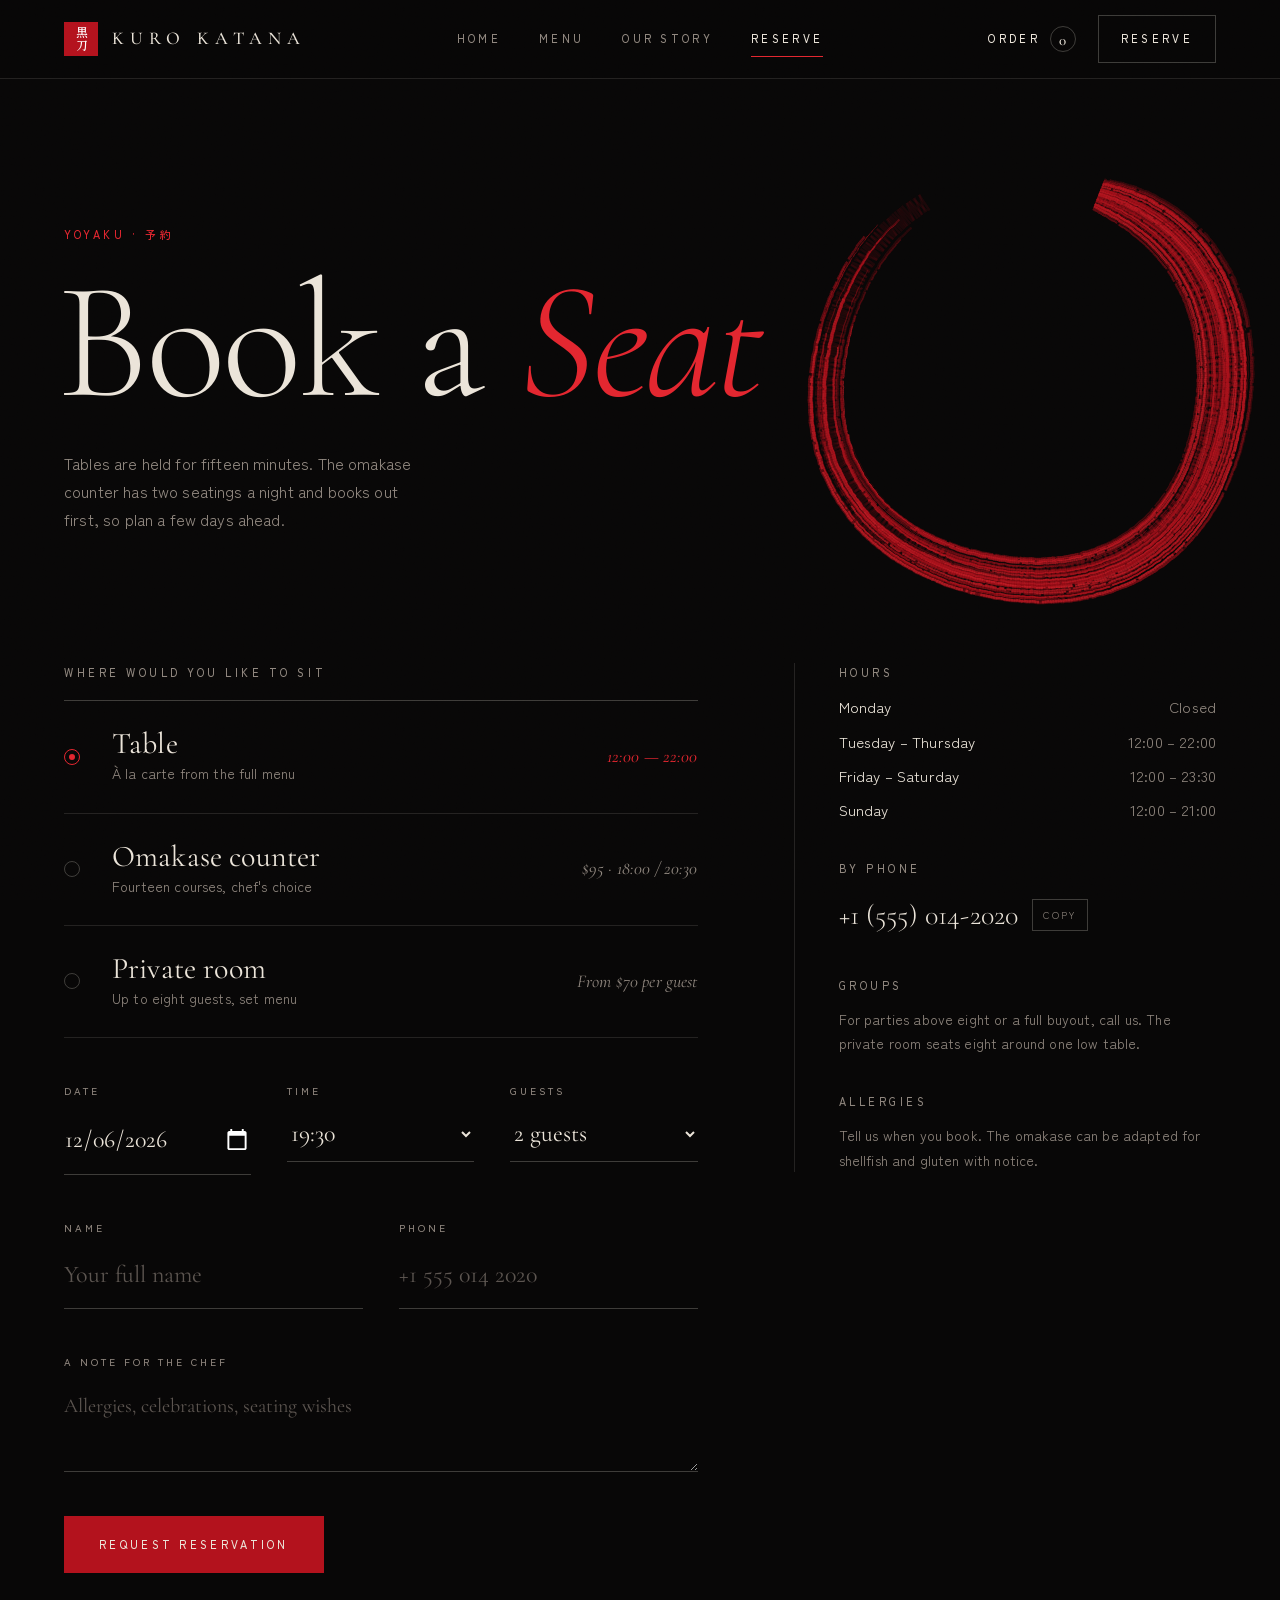
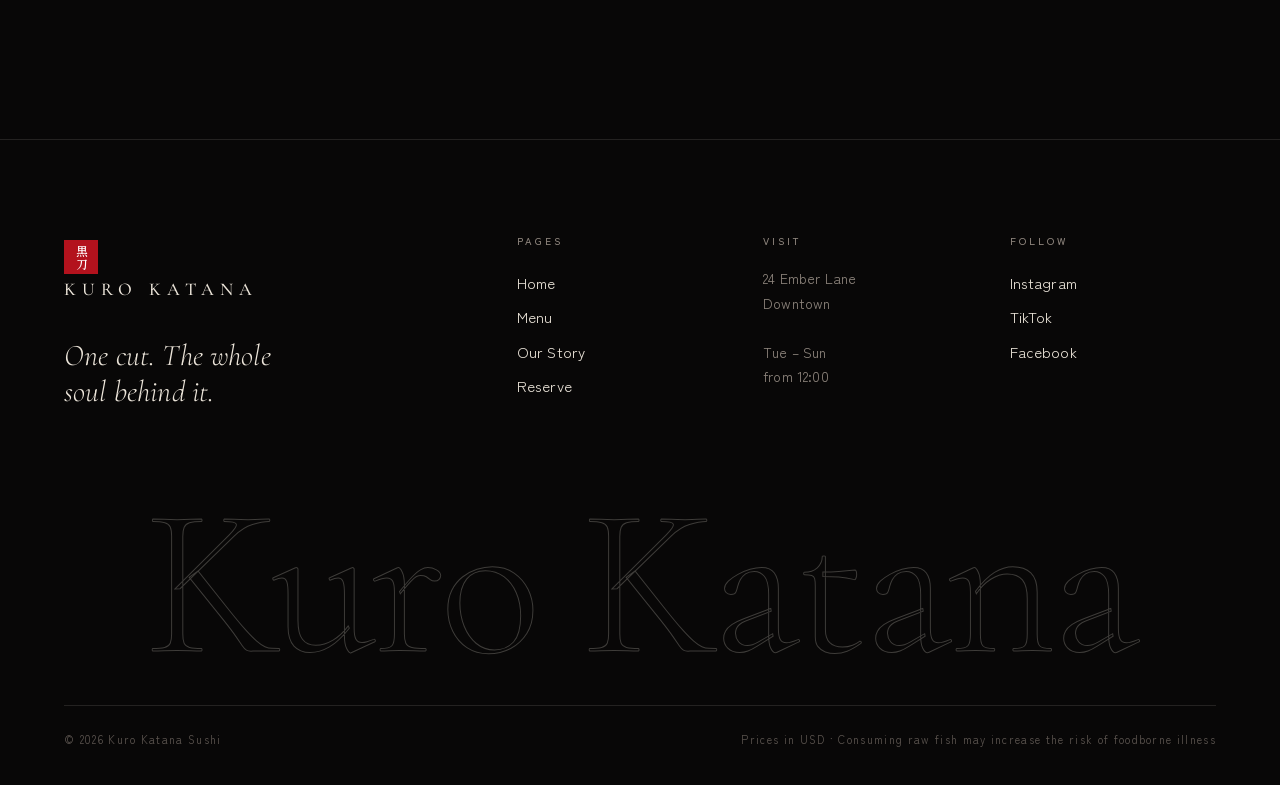
<file: kuro-katana/reserve.html>
<!doctype html>
<html lang="en">
<head>
<meta charset="utf-8">
<meta name="viewport" content="width=device-width, initial-scale=1, viewport-fit=cover">
<title>Reserve · Kuro Katana Sushi</title>
<meta name="description" content="Book a table, the omakase counter or the private room at Kuro Katana.">
<meta name="claude:viewport-fit-sides" content="cover">
<link rel="preconnect" href="https://fonts.googleapis.com">
<link rel="preconnect" href="https://fonts.gstatic.com" crossorigin>
<link rel="stylesheet" href="https://fonts.googleapis.com/css2?family=Cormorant+Garamond:ital,wght@0,300;0,400;0,500;1,300;1,400&family=Shippori+Mincho+B1:wght@400;600&family=Zen+Kaku+Gothic+New:wght@400;500&display=swap">
<link rel="stylesheet" href="style.css">
</head>
<body>
<div class="slash" id="slash" hidden>
  <div class="pa"></div><div class="pb"></div>
  <div class="mark" id="mark"><div><span class="hanko" ><span>黒刀</span></span><small>Kuro Katana</small></div></div>
  <div class="seam" id="seam"></div>
</div>
<script>(function(){var el=document.getElementById("slash");if(matchMedia("(prefers-reduced-motion: reduce)").matches)return;el.hidden=false;var f=true;try{f=!sessionStorage.getItem("kk-seen")}catch(e){}if(!f)document.getElementById("mark").style.opacity=0;setTimeout(function(){el.hidden=true},4500)})();</script>
<header class="nav">
  <div class="wrap">
    <a class="logo" href="index.html" aria-label="Kuro Katana, home"><span class="hanko" aria-hidden="true"><span>黒刀</span></span><b>Kuro Katana</b></a>
    <nav class="links" aria-label="Main"><a href="index.html">Home</a><a href="menu.html">Menu</a><a href="story.html">Our Story</a><a href="reserve.html" class="on" aria-current="page">Reserve</a></nav>
    <div class="nav-r">
      <button class="order" id="cartBtn" type="button" aria-label="Open your order"><span class="t">Order</span><span class="n" id="cartCount">0</span></button>
      <a class="btn" href="reserve.html">Reserve</a>
      <button class="burger" id="burger" type="button" aria-label="Open navigation" aria-expanded="false"><span></span></button>
    </div>
  </div>
</header>
<div class="sheet" id="sheet" hidden><a href="index.html">Home <span>家</span></a><a href="menu.html">Menu <span>品</span></a><a href="story.html">Our Story <span>道</span></a><a href="reserve.html">Reserve <span>席</span></a></div>
<main id="main" data-page="reserve"><section class="phead"><canvas class="enso" data-enso="page" aria-hidden="true"></canvas>
  <div class="wrap phead-g"><div><span class="lbl red">Yoyaku · 予約</span><h1>Book a <i>Seat</i></h1><p>Tables are held for fifteen minutes. The omakase counter has two seatings a night and books out first, so plan a few days ahead.</p></div><div class="vjp" aria-hidden="true">予約 ・ 席</div></div>
</section>
<section class="sec" style="padding-top:40px">
  <div class="wrap res">
    <div id="resBox">
      <form class="form" id="resForm" novalidate>
        <div>
          <span class="lbl" id="seatLegend" style="display:block;margin-bottom:18px">Where would you like to sit</span>
          <div class="seats" role="radiogroup" aria-labelledby="seatLegend">
            <label class="seat" for="sTable"><input type="radio" name="seat" id="sTable" value="table" checked><div><b>Table</b><span>À la carte from the full menu</span></div><em>12:00 — 22:00</em></label>
            <label class="seat" for="sOma"><input type="radio" name="seat" id="sOma" value="omakase"><div><b>Omakase counter</b><span>Fourteen courses, chef's choice</span></div><em>$95 · 18:00 / 20:30</em></label>
            <label class="seat" for="sPriv"><input type="radio" name="seat" id="sPriv" value="private"><div><b>Private room</b><span>Up to eight guests, set menu</span></div><em>From $70 per guest</em></label>
          </div>
        </div>
        <div class="grid3">
          <div class="f"><label for="rDate">Date</label><input type="date" id="rDate"></div>
          <div class="f"><label for="rTime">Time</label><select id="rTime"></select></div>
          <div class="f"><label for="rGuests">Guests</label><select id="rGuests"></select></div>
        </div>
        <div class="grid2">
          <div class="f" id="fName"><label for="rName">Name</label><input id="rName" autocomplete="name" placeholder="Your full name"><span class="err" hidden>Add the name for the booking.</span></div>
          <div class="f" id="fPhone"><label for="rPhone">Phone</label><input id="rPhone" type="tel" autocomplete="tel" placeholder="+1 555 014 2020"><span class="err" hidden>Add a phone number so we can confirm.</span></div>
        </div>
        <div class="f"><label for="rNote">A note for the chef</label><textarea id="rNote" rows="2" placeholder="Allergies, celebrations, seating wishes"></textarea></div>
        <div><button class="btn solid" type="submit">Request reservation</button></div>
      </form>
    </div>
    <aside class="aside">
      <div><span class="lbl">Hours</span><ul class="hours"><li><span>Monday</span><span>Closed</span></li><li><span>Tuesday – Thursday</span><span>12:00 – 22:00</span></li><li><span>Friday – Saturday</span><span>12:00 – 23:30</span></li><li><span>Sunday</span><span>12:00 – 21:00</span></li></ul></div>
      <div><span class="lbl">By phone</span><div class="copyline"><span class="v">+1 (555) 014-2020</span><button class="copy" type="button" data-copy="+1 (555) 014-2020">Copy</button></div></div>
      <div><span class="lbl">Groups</span><p>For parties above eight or a full buyout, call us. The private room seats eight around one low table.</p></div>
      <div><span class="lbl">Allergies</span><p>Tell us when you book. The omakase can be adapted for shellfish and gluten with notice.</p></div>
    </aside>
  </div>
</section>
</main>
<footer>
  <div class="wrap">
    <div class="foot">
      <div><a class="logo" href="index.html"><span class="hanko" aria-hidden="true"><span>黒刀</span></span><b>Kuro Katana</b></a><p class="quote">One cut. The whole soul behind it.</p></div>
      <div><h4>Pages</h4><a href="index.html">Home</a><a href="menu.html">Menu</a><a href="story.html">Our Story</a><a href="reserve.html">Reserve</a></div>
      <div><h4>Visit</h4><p>24 Ember Lane<br>Downtown<br><br>Tue – Sun<br>from 12:00</p></div>
      <div><h4>Follow</h4><a href="https://instagram.com" target="_blank" rel="noopener">Instagram</a><a href="https://tiktok.com" target="_blank" rel="noopener">TikTok</a><a href="https://facebook.com" target="_blank" rel="noopener">Facebook</a></div>
    </div>
    <div class="giant" aria-hidden="true">Kuro Katana</div>
    <div class="legal"><span>© 2026 Kuro Katana Sushi</span><span>Prices in USD · Consuming raw fish may increase the risk of foodborne illness</span></div>
  </div>
</footer>
<canvas class="trail" id="trail" aria-hidden="true"></canvas>
<div id="drawerRoot"></div>
<div id="toastRoot" aria-live="polite"></div>
<script src="script.js"></script>
</body>
</html>
</file>
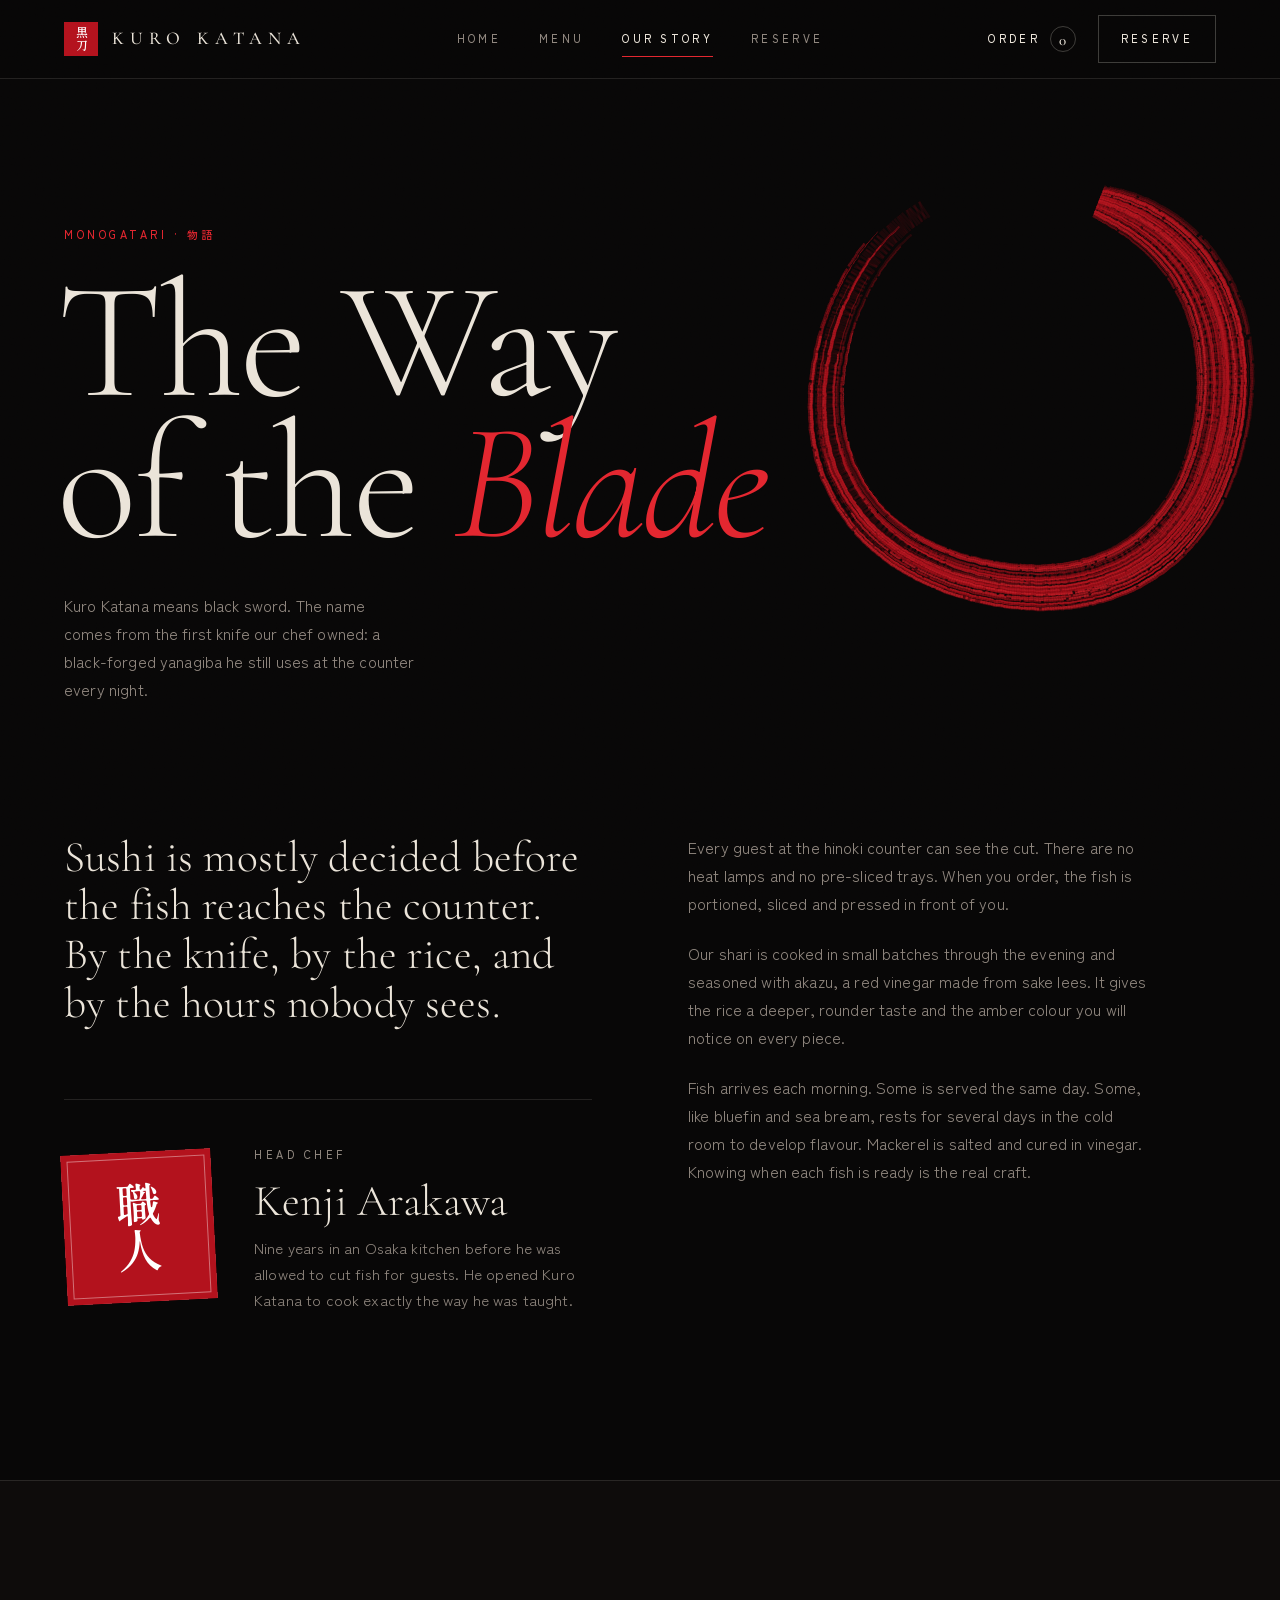
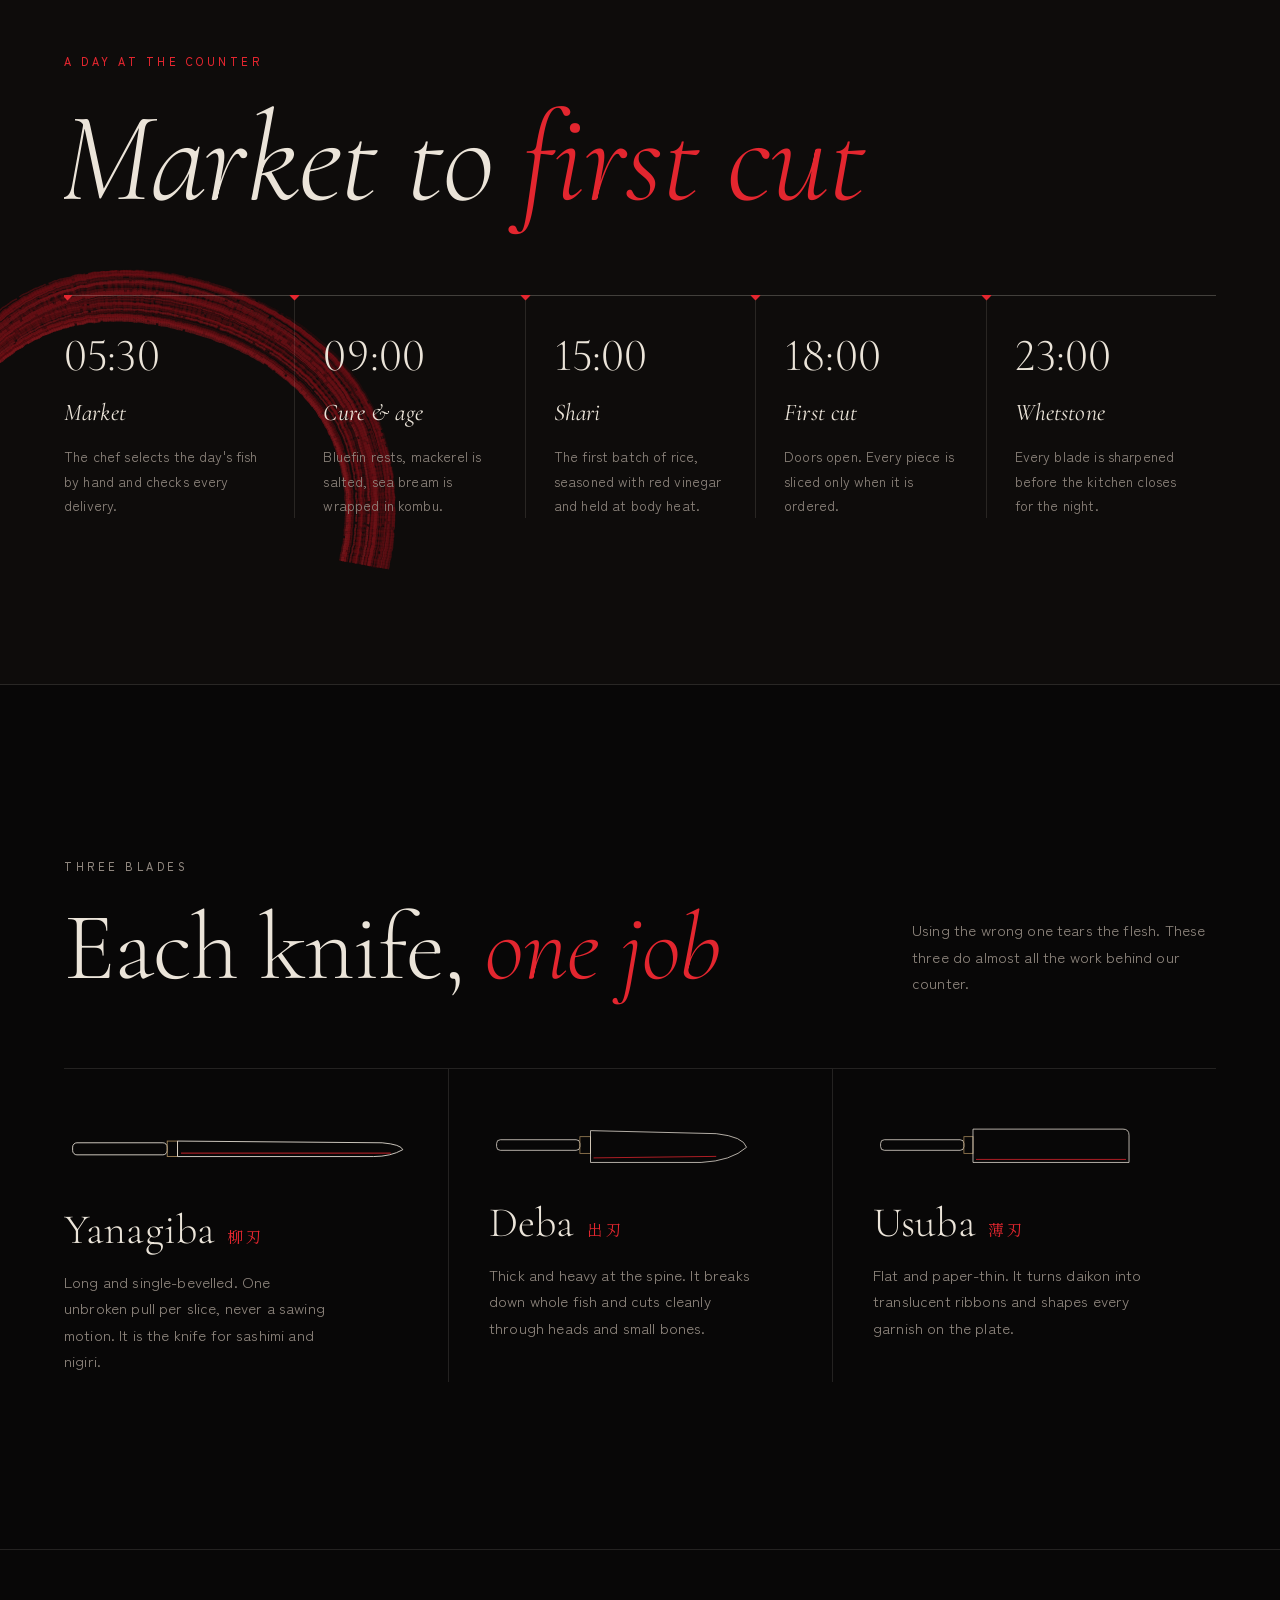
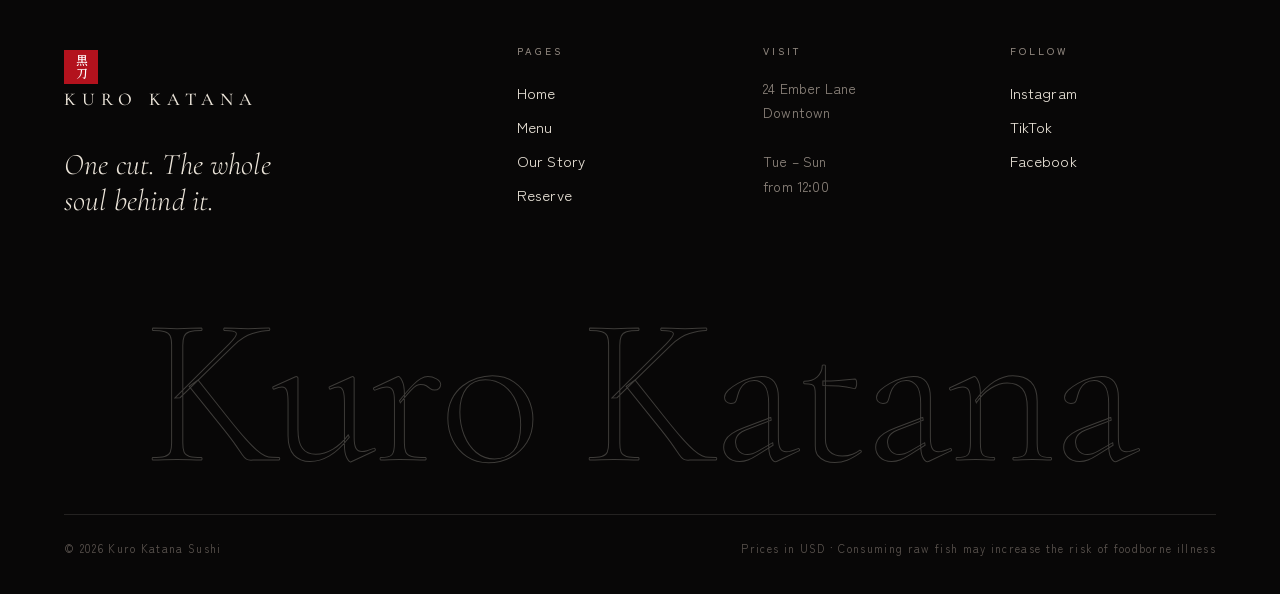
<file: kuro-katana/story.html>
<!doctype html>
<html lang="en">
<head>
<meta charset="utf-8">
<meta name="viewport" content="width=device-width, initial-scale=1, viewport-fit=cover">
<title>Our Story · Kuro Katana Sushi</title>
<meta name="description" content="The chef, the knives and a day at the Kuro Katana counter.">
<meta name="claude:viewport-fit-sides" content="cover">
<link rel="preconnect" href="https://fonts.googleapis.com">
<link rel="preconnect" href="https://fonts.gstatic.com" crossorigin>
<link rel="stylesheet" href="https://fonts.googleapis.com/css2?family=Cormorant+Garamond:ital,wght@0,300;0,400;0,500;1,300;1,400&family=Shippori+Mincho+B1:wght@400;600&family=Zen+Kaku+Gothic+New:wght@400;500&display=swap">
<link rel="stylesheet" href="style.css">
</head>
<body>
<div class="slash" id="slash" hidden>
  <div class="pa"></div><div class="pb"></div>
  <div class="mark" id="mark"><div><span class="hanko" ><span>黒刀</span></span><small>Kuro Katana</small></div></div>
  <div class="seam" id="seam"></div>
</div>
<script>(function(){var el=document.getElementById("slash");if(matchMedia("(prefers-reduced-motion: reduce)").matches)return;el.hidden=false;var f=true;try{f=!sessionStorage.getItem("kk-seen")}catch(e){}if(!f)document.getElementById("mark").style.opacity=0;setTimeout(function(){el.hidden=true},4500)})();</script>
<header class="nav">
  <div class="wrap">
    <a class="logo" href="index.html" aria-label="Kuro Katana, home"><span class="hanko" aria-hidden="true"><span>黒刀</span></span><b>Kuro Katana</b></a>
    <nav class="links" aria-label="Main"><a href="index.html">Home</a><a href="menu.html">Menu</a><a href="story.html" class="on" aria-current="page">Our Story</a><a href="reserve.html">Reserve</a></nav>
    <div class="nav-r">
      <button class="order" id="cartBtn" type="button" aria-label="Open your order"><span class="t">Order</span><span class="n" id="cartCount">0</span></button>
      <a class="btn" href="reserve.html">Reserve</a>
      <button class="burger" id="burger" type="button" aria-label="Open navigation" aria-expanded="false"><span></span></button>
    </div>
  </div>
</header>
<div class="sheet" id="sheet" hidden><a href="index.html">Home <span>家</span></a><a href="menu.html">Menu <span>品</span></a><a href="story.html">Our Story <span>道</span></a><a href="reserve.html">Reserve <span>席</span></a></div>
<main id="main" data-page="story"><section class="phead"><canvas class="enso" data-enso="page" aria-hidden="true"></canvas>
  <div class="wrap phead-g"><div><span class="lbl red">Monogatari · 物語</span><h1>The Way<br>of the <i>Blade</i></h1><p>Kuro Katana means black sword. The name comes from the first knife our chef owned: a black-forged yanagiba he still uses at the counter every night.</p></div><div class="vjp" aria-hidden="true">物語 ・ 職人</div></div>
</section>
<section class="sec" style="padding-top:40px">
  <div class="wrap story">
    <div class="rv">
      <p class="lead">Sushi is mostly decided before the fish reaches the counter. By the knife, by the rice, and by the hours nobody sees.</p>
      <div class="chef"><div class="seal" aria-hidden="true"><span>職人</span></div><div><span class="lbl">Head chef</span><h3>Kenji Arakawa</h3><p>Nine years in an Osaka kitchen before he was allowed to cut fish for guests. He opened Kuro Katana to cook exactly the way he was taught.</p></div></div>
    </div>
    <div class="body rv">
      <p>Every guest at the hinoki counter can see the cut. There are no heat lamps and no pre-sliced trays. When you order, the fish is portioned, sliced and pressed in front of you.</p>
      <p>Our shari is cooked in small batches through the evening and seasoned with akazu, a red vinegar made from sake lees. It gives the rice a deeper, rounder taste and the amber colour you will notice on every piece.</p>
      <p>Fish arrives each morning. Some is served the same day. Some, like bluefin and sea bream, rests for several days in the cold room to develop flavour. Mackerel is salted and cured in vinegar. Knowing when each fish is ready is the real craft.</p>
    </div>
  </div>
</section>
<section class="sec oma">
  <canvas class="enso" data-enso="oma" aria-hidden="true"></canvas>
  <div class="wrap">
    <div class="shead rv"><div><span class="lbl red">A day at the counter</span><h2>Market to <em class="it">first cut</em></h2></div></div>
    <ol class="day rv">
      <li><time>05:30</time><b>Market</b><p>The chef selects the day's fish by hand and checks every delivery.</p></li>
      <li><time>09:00</time><b>Cure &amp; age</b><p>Bluefin rests, mackerel is salted, sea bream is wrapped in kombu.</p></li>
      <li><time>15:00</time><b>Shari</b><p>The first batch of rice, seasoned with red vinegar and held at body heat.</p></li>
      <li><time>18:00</time><b>First cut</b><p>Doors open. Every piece is sliced only when it is ordered.</p></li>
      <li><time>23:00</time><b>Whetstone</b><p>Every blade is sharpened before the kitchen closes for the night.</p></li>
    </ol>
  </div>
</section>
<section class="sec">
  <div class="wrap">
    <div class="shead rv"><div><span class="lbl">Three blades</span><h2>Each knife, <em class="it">one job</em></h2></div><p>Using the wrong one tears the flesh. These three do almost all the work behind our counter.</p></div>
    <div class="knives"><div class="knife rv"><svg viewBox="0 0 400 70" aria-hidden="true"><rect x="10" y="30" width="110" height="14" rx="5" fill="none" stroke="#ebe4d9" stroke-width="1"/><rect x="120" y="28" width="12" height="18" fill="none" stroke="#a98b5d"/><path d="M132 28 L370 30 Q392 32 394 38 Q380 46 360 46 L132 46Z" fill="none" stroke="#ebe4d9" stroke-width="1"/><path d="M136 42 L380 42" stroke="#e3262f" stroke-width="1"/></svg><h3>Yanagiba<span class="jp">柳刃</span></h3><p>Long and single-bevelled. One unbroken pull per slice, never a sawing motion. It is the knife for sashimi and nigiri.</p></div><div class="knife rv"><svg viewBox="0 0 400 70" aria-hidden="true"><rect x="10" y="30" width="110" height="14" rx="5" fill="none" stroke="#ebe4d9" stroke-width="1"/><rect x="120" y="26" width="14" height="22" fill="none" stroke="#a98b5d"/><path d="M134 18 L300 22 Q336 26 340 40 Q320 58 280 60 L134 60Z" fill="none" stroke="#ebe4d9" stroke-width="1"/><path d="M138 54 L300 52" stroke="#e3262f" stroke-width="1"/></svg><h3>Deba<span class="jp">出刃</span></h3><p>Thick and heavy at the spine. It breaks down whole fish and cuts cleanly through heads and small bones.</p></div><div class="knife rv"><svg viewBox="0 0 400 70" aria-hidden="true"><rect x="10" y="30" width="110" height="14" rx="5" fill="none" stroke="#ebe4d9" stroke-width="1"/><rect x="120" y="26" width="12" height="22" fill="none" stroke="#a98b5d"/><path d="M132 16 L330 16 Q338 16 338 24 L338 60 L132 60Z" fill="none" stroke="#ebe4d9" stroke-width="1"/><path d="M136 56 L334 56" stroke="#e3262f" stroke-width="1"/></svg><h3>Usuba<span class="jp">薄刃</span></h3><p>Flat and paper-thin. It turns daikon into translucent ribbons and shapes every garnish on the plate.</p></div></div>
  </div>
</section>
</main>
<footer>
  <div class="wrap">
    <div class="foot">
      <div><a class="logo" href="index.html"><span class="hanko" aria-hidden="true"><span>黒刀</span></span><b>Kuro Katana</b></a><p class="quote">One cut. The whole soul behind it.</p></div>
      <div><h4>Pages</h4><a href="index.html">Home</a><a href="menu.html">Menu</a><a href="story.html">Our Story</a><a href="reserve.html">Reserve</a></div>
      <div><h4>Visit</h4><p>24 Ember Lane<br>Downtown<br><br>Tue – Sun<br>from 12:00</p></div>
      <div><h4>Follow</h4><a href="https://instagram.com" target="_blank" rel="noopener">Instagram</a><a href="https://tiktok.com" target="_blank" rel="noopener">TikTok</a><a href="https://facebook.com" target="_blank" rel="noopener">Facebook</a></div>
    </div>
    <div class="giant" aria-hidden="true">Kuro Katana</div>
    <div class="legal"><span>© 2026 Kuro Katana Sushi</span><span>Prices in USD · Consuming raw fish may increase the risk of foodborne illness</span></div>
  </div>
</footer>
<canvas class="trail" id="trail" aria-hidden="true"></canvas>
<div id="drawerRoot"></div>
<div id="toastRoot" aria-live="polite"></div>
<script src="script.js"></script>
</body>
</html>
</file>
<file: kuro-katana/style.css>
/* Kuro Katana — editorial lacquer: deep black ground, hairline rules, thin serif display,
   red reserved for the blade line, the ensō and one accent per screen. */
:root{
  color-scheme:dark;
  --ink:#080707;
  --ink2:#0e0c0b;
  --smoke:#171413;
  --paper:#ebe4d9;
  --mute:#8f867e;
  --dim:#5c5550;
  --hair:rgba(235,228,217,.12);
  --hair2:rgba(235,228,217,.24);
  --red:#b3121d;
  --glow:#e3262f;
  --brass:#a98b5d;
  --serif:"Cormorant Garamond","Cormorant",Garamond,Georgia,serif;
  --jp:"Shippori Mincho B1","Hiragino Mincho ProN","Yu Mincho",serif;
  --sans:"Zen Kaku Gothic New","Hiragino Sans","Segoe UI",system-ui,sans-serif;
  --gl:max(clamp(16px,5vw,64px),env(safe-area-inset-left,0px));
  --gr:max(clamp(16px,5vw,64px),env(safe-area-inset-right,0px));
  --navh:78px;
  --ease:cubic-bezier(.7,0,.15,1);
  --soft:cubic-bezier(.2,.7,.1,1);
}
*{box-sizing:border-box}
[hidden]{display:none!important}
html{scroll-behavior:smooth}
body{margin:0;background:var(--ink);color:var(--paper);font-family:var(--sans);font-size:15px;line-height:1.75;letter-spacing:.01em;overflow-x:clip;-webkit-font-smoothing:antialiased;-moz-osx-font-smoothing:grayscale}
body::before{content:"";position:fixed;inset:0 0 auto;height:env(safe-area-inset-top,0px);z-index:60;background:var(--ink)}
body::after{content:"";position:fixed;inset:0;z-index:95;pointer-events:none;opacity:.07;mix-blend-mode:overlay;background-image:url("data:image/svg+xml,%3Csvg xmlns='http://www.w3.org/2000/svg' width='180' height='180'%3E%3Cfilter id='n'%3E%3CfeTurbulence type='fractalNoise' baseFrequency='.85' numOctaves='3' stitchTiles='stitch'/%3E%3C/filter%3E%3Crect width='100%25' height='100%25' filter='url(%23n)'/%3E%3C/svg%3E")}
::selection{background:var(--red);color:#fff}
a{color:inherit;text-decoration:none}
button,input,select,textarea{font:inherit;color:inherit}
:focus-visible{outline:1px solid var(--glow);outline-offset:4px}
img,svg,canvas{max-width:100%}
p{margin:0}
h1,h2,h3,h4{margin:0;font-weight:300;font-family:var(--serif);line-height:1;text-wrap:balance}
.wrap{max-width:1360px;margin-inline:auto;padding-left:var(--gl);padding-right:var(--gr)}
.lbl{font-family:var(--sans);font-size:11px;font-weight:500;letter-spacing:.32em;text-transform:uppercase;color:var(--mute)}
.lbl.red{color:var(--glow)}
.jp{font-family:var(--jp);font-weight:400;letter-spacing:.12em}
.vjp{writing-mode:vertical-rl;font-family:var(--jp);letter-spacing:.5em;color:var(--mute);font-size:13px}
em{font-style:italic}
.it{font-style:italic;color:var(--glow)}

/* ---------- Buttons & links ---------- */
.btn{position:relative;display:inline-flex;align-items:center;gap:14px;padding:18px 34px;border:1px solid var(--hair2);background:transparent;cursor:pointer;font-size:11px;font-weight:500;letter-spacing:.3em;text-transform:uppercase;overflow:hidden;isolation:isolate;transition:border-color .5s var(--soft),color .5s var(--soft)}
.btn::before{content:"";position:absolute;inset:-2px;background:var(--red);z-index:-1;clip-path:polygon(0 0,0 0,-20% 100%,-20% 100%);transition:clip-path .65s var(--ease)}
.btn:hover{border-color:var(--red)}
.btn:hover::before{clip-path:polygon(0 0,120% 0,100% 100%,-20% 100%)}
.btn.solid{background:var(--red);border-color:var(--red)}
.btn.solid::before{background:var(--paper)}
.btn.solid:hover{color:var(--ink)}
.arrow{white-space:nowrap;display:inline-flex;align-items:center;gap:16px;font-size:11px;font-weight:500;letter-spacing:.3em;text-transform:uppercase;color:var(--paper);cursor:pointer;background:none;border:0;padding:6px 0}
.arrow::after{content:"";width:44px;height:1px;background:currentColor;transition:width .6s var(--ease),background .4s}
.arrow:hover::after{width:84px;background:var(--glow)}

/* ---------- Nav ---------- */
.nav{position:sticky;top:env(safe-area-inset-top,0px);z-index:50;background:rgba(8,7,7,.96);border-bottom:1px solid var(--hair)}
.nav .wrap{height:var(--navh);display:grid;grid-template-columns:1fr auto 1fr;align-items:center;gap:24px}
.logo{display:flex;align-items:center;gap:14px;width:max-content}
.hanko{width:34px;height:34px;background:var(--red);display:grid;place-items:center;flex:none}
.hanko span{writing-mode:vertical-rl;font-family:var(--jp);font-weight:600;font-size:12px;line-height:1;color:#fff;letter-spacing:.05em}
.logo b{font-family:var(--serif);font-weight:500;font-size:18px;letter-spacing:.34em;text-transform:uppercase}
.links{display:flex;gap:38px}
.links a{position:relative;font-size:11px;font-weight:500;letter-spacing:.3em;text-transform:uppercase;color:var(--mute);padding:8px 0;transition:color .4s}
.links a::after{content:"";position:absolute;left:0;right:0;bottom:0;height:1px;background:var(--glow);transform:scaleX(0);transform-origin:right;transition:transform .6s var(--ease)}
.links a:hover,.links a.on{color:var(--paper)}
.links a:hover::after,.links a.on::after{transform:scaleX(1);transform-origin:left}
.nav-r{display:flex;justify-content:flex-end;align-items:center;gap:22px}
.order{display:flex;align-items:center;gap:10px;background:none;border:0;cursor:pointer;font-size:11px;font-weight:500;letter-spacing:.3em;text-transform:uppercase;padding:8px 0}
.order .n{font-family:var(--serif);font-size:15px;letter-spacing:0;width:26px;height:26px;border:1px solid var(--hair2);border-radius:50%;display:grid;place-items:center;transition:all .4s}
.order.has .n{background:var(--red);border-color:var(--red)}
.nav-r .btn{padding:13px 22px}
.burger{display:none;width:44px;height:44px;background:none;border:0;cursor:pointer;place-items:center}
.burger span{width:24px;height:1px;background:var(--paper);box-shadow:0 7px 0 var(--paper)}
.sheet{position:fixed;inset:calc(var(--navh) + env(safe-area-inset-top,0px)) 0 0;z-index:49;background:var(--ink);padding:32px var(--gr) 32px var(--gl);display:flex;flex-direction:column}
.sheet a{display:flex;justify-content:space-between;align-items:baseline;font-family:var(--serif);font-weight:300;font-size:44px;padding:14px 0;border-bottom:1px solid var(--hair)}
.sheet a span{font-family:var(--jp);font-size:16px;color:var(--glow)}
@media (max-width:980px){.links,.nav-r .btn{display:none}.burger{display:grid}.nav .wrap{grid-template-columns:1fr auto}.order .t{display:none}}

/* ---------- Hero ---------- */
.hero{position:relative;min-height:min(900px,calc(100svh - var(--navh)));display:flex;flex-direction:column;justify-content:flex-end;padding-block:96px 0;overflow:clip;isolation:isolate}
.enso{position:absolute;z-index:-1;pointer-events:none}
.hero .enso{width:min(62vw,780px);aspect-ratio:1;right:-7vw;top:44%;transform:translateY(-54%)}
.hero>.wrap{width:100%}
.hero-top{position:absolute;top:36px;left:0;right:0}
@media (max-width:700px){.hero-top .lbl+.lbl{display:none}}
.hero-top .wrap{display:flex;justify-content:space-between;gap:24px}
.cut{position:relative;font-size:clamp(86px,17.5vw,300px);line-height:.8;letter-spacing:-.015em;font-weight:300;margin-left:-.04em}
.cut .h{display:block;transition:transform 1.4s var(--ease)}
.cut .h1{clip-path:polygon(0 0,100% 0,100% var(--cy2,70%),0 var(--cy1,82%))}
.cut .h2{position:absolute;inset:0;clip-path:polygon(0 var(--cy1,82%),100% var(--cy2,70%),100% 100%,0 100%);color:var(--paper)}
.cut .h2 i{color:var(--glow)}
.cut .line{position:absolute;left:-3%;top:var(--cy1,82%);width:108%;height:2px;background:linear-gradient(90deg,transparent,#fff 12%,#fff 88%,transparent);transform-origin:0 50%;transform:rotate(var(--ang,-4deg)) scaleX(0);box-shadow:0 0 22px 3px rgba(227,38,47,.75);opacity:0}
.cut.go .line{animation:slashline 1.2s var(--ease) forwards}
@keyframes slashline{0%{transform:rotate(var(--ang)) scaleX(0);opacity:1}30%{transform:rotate(var(--ang)) scaleX(1);opacity:1}100%{transform:rotate(var(--ang)) scaleX(1);opacity:0}}
.cut.go .h1{transform:translate(.45vw,-.03vw)}
.cut.go .h2{transform:translate(-.45vw,.03vw)}
.hero-foot{display:grid;grid-template-columns:1.2fr 1fr auto;gap:40px;align-items:end;margin-top:48px;padding-bottom:44px}
.tag{font-family:var(--serif);font-style:italic;font-weight:300;font-size:clamp(26px,2.6vw,38px);line-height:1.15}
.hero-foot p.s{color:var(--mute);max-width:40ch;margin-top:14px}
.ctas{display:flex;gap:28px;align-items:center;flex-wrap:wrap}
.hero .rail{position:absolute;right:var(--gr);top:120px}
.facts{border-top:1px solid var(--hair);display:grid;grid-template-columns:repeat(4,minmax(0,1fr))}
.facts div{padding:22px 24px 26px 0;display:flex;gap:14px;align-items:baseline}
.facts div+div{padding-left:24px;border-left:1px solid var(--hair)}
.facts b{font-family:var(--serif);font-weight:300;font-size:30px;line-height:1}
.facts span{font-size:11px;letter-spacing:.24em;text-transform:uppercase;color:var(--mute)}
@media (max-width:900px){.hero-foot{grid-template-columns:1fr;gap:28px}.facts{grid-template-columns:1fr 1fr}.facts div:nth-child(3){padding-left:0;border-left:0}.facts div:nth-child(n+3){border-top:1px solid var(--hair)}.hero .rail{display:none}.hero .enso{width:110vw;right:-40vw;top:34%}}

/* ---------- Statement ---------- */
.sec{padding-block:clamp(96px,13vw,200px)}
.statement{display:grid;grid-template-columns:200px 1fr;gap:40px}
.statement p.big{font-family:var(--serif);font-weight:300;font-size:clamp(34px,4.6vw,68px);line-height:1.08;letter-spacing:-.005em;max-width:20ch;text-wrap:balance}
.statement p.small{color:var(--mute);max-width:48ch;margin-top:44px;font-size:16px}
.statement .side{display:flex;flex-direction:column;gap:24px;padding-top:12px}
@media (max-width:760px){.statement{grid-template-columns:1fr}}

/* ---------- Blade stage (scroll-driven) ---------- */
.stage{position:relative;height:260vh;border-block:1px solid var(--hair)}
.stage-in{position:sticky;top:calc(var(--navh) + env(safe-area-inset-top,0px));height:calc(100svh - var(--navh));display:flex;flex-direction:column;justify-content:center;overflow:hidden;isolation:isolate}
.stage-k{position:absolute;inset:0;display:grid;place-items:center;font-family:var(--jp);font-size:min(70vh,52vw);line-height:1;color:transparent;-webkit-text-stroke:1px rgba(235,228,217,.06);z-index:-1;user-select:none}
.stage-head{position:absolute;top:44px;left:0;right:0}
.stage-head .wrap{display:flex;justify-content:space-between;align-items:flex-start;gap:24px}
.stage-head h2{font-size:clamp(40px,5vw,76px)}
.stage-head .pct{font-family:var(--serif);font-size:15px;color:var(--mute);letter-spacing:.2em;font-variant-numeric:tabular-nums lining-nums}
.katana{width:100%;height:auto;display:block}
.katana .part{transition:opacity .8s var(--soft)}
.katana .part text{font-family:var(--sans);font-size:13px;letter-spacing:.22em;fill:var(--mute)}
.katana .part text.n{font-family:var(--serif);font-size:30px;letter-spacing:0;fill:var(--paper);font-weight:300}
.katana .part text.j{font-family:var(--jp);font-size:16px;fill:var(--glow);letter-spacing:.2em}
.stage-list{display:none}
@media (max-width:760px){.stage{height:200vh}.katana{width:190%;margin-left:-58%}.katana .part{display:none}.stage-list{display:grid;gap:14px;margin-top:40px}.stage-list div{display:flex;gap:14px;border-top:1px solid var(--hair);padding-top:12px}.stage-list b{font-family:var(--serif);font-weight:400;font-size:22px;min-width:110px}.stage-list span{color:var(--mute);font-size:14px}}

/* ---------- Section heads ---------- */
.shead{display:grid;grid-template-columns:1fr auto;gap:32px;align-items:end;margin-bottom:72px}
.shead h2{font-size:clamp(52px,7.5vw,124px);letter-spacing:-.01em;margin-top:22px}
.shead p{max-width:38ch;color:var(--mute)}
@media (max-width:760px){.shead{grid-template-columns:1fr}}

/* ---------- Signature list ---------- */
.sig{border-bottom:1px solid var(--hair)}
.srow{position:relative;display:grid;grid-template-columns:90px minmax(0,1.3fr) minmax(0,1fr) 230px;gap:32px;align-items:center;padding-block:44px;border-top:1px solid var(--hair);overflow:hidden;isolation:isolate}
.srow::before{content:"";position:absolute;left:0;right:0;top:-1px;height:1px;background:var(--glow);transform:scaleX(0);transform-origin:left;transition:transform .9s var(--ease)}
.srow:hover::before{transform:scaleX(1)}
.srow .k{position:absolute;right:170px;top:50%;transform:translateY(-50%) translateX(30px);font-family:var(--jp);font-size:180px;line-height:1;color:var(--red);opacity:0;z-index:-1;transition:opacity .8s var(--soft),transform 1s var(--soft);pointer-events:none}
.srow:hover .k{opacity:.22;transform:translateY(-50%)}
.srow .vjp{color:var(--glow);font-size:15px}
.srow h3{font-size:clamp(40px,5vw,76px);transition:transform .9s var(--soft)}
.srow:hover h3{transform:translateX(14px)}
.srow h3 em{color:var(--mute);font-size:.38em;margin-left:14px;font-weight:300}
.srow p{color:var(--mute);max-width:38ch}
.srow .pb{display:flex;flex-direction:column;align-items:flex-end;gap:12px}
.price{font-family:var(--serif);font-weight:400;font-size:30px;font-variant-numeric:lining-nums tabular-nums;line-height:1}
@media (max-width:900px){.srow{grid-template-columns:40px 1fr;gap:18px 20px}.srow p{grid-column:2}.srow .pb{grid-column:2;flex-direction:row;justify-content:space-between;align-items:center}.srow .k{display:none}}

/* ---------- Omakase ---------- */
.oma{background:var(--ink2);border-block:1px solid var(--hair);position:relative;overflow:clip;isolation:isolate}
.oma .enso{width:min(52vw,640px);aspect-ratio:1;left:-14vw;bottom:-20%;opacity:.55}
.oma-g{display:grid;grid-template-columns:1fr 1fr;gap:80px;align-items:start}
.oma h2{font-size:clamp(70px,10vw,170px);font-style:italic;margin-top:22px;margin-left:-.04em}
.oma .pp{display:flex;gap:22px;align-items:baseline;margin-top:30px;flex-wrap:wrap}
.oma .pp b{font-family:var(--serif);font-weight:300;font-size:64px;line-height:1}
.oma .pp span{color:var(--mute);letter-spacing:.24em;text-transform:uppercase;font-size:11px}
.oma p.t{color:var(--mute);max-width:42ch;margin-block:28px 40px}
.courses{list-style:none;margin:0;padding:0;border-top:1px solid var(--hair2)}
.courses li{display:grid;grid-template-columns:44px 1fr auto;gap:18px;align-items:baseline;padding:22px 0;border-bottom:1px solid var(--hair)}
.courses .no{font-family:var(--jp);color:var(--glow);font-size:16px}
.courses b{font-family:var(--serif);font-weight:400;font-size:27px;line-height:1.1}
.courses b small{display:block;font-family:var(--sans);font-size:13px;color:var(--mute);font-weight:400;margin-top:6px;letter-spacing:.02em}
.courses .jp{color:var(--mute);font-size:14px}
@media (max-width:900px){.oma-g{grid-template-columns:1fr;gap:48px}}

/* ---------- Knives ---------- */
.knives{display:grid;grid-template-columns:repeat(3,minmax(0,1fr));border-top:1px solid var(--hair)}
.knife{padding:48px 40px 8px 0;display:flex;flex-direction:column;gap:18px}
.knife+.knife{padding-left:40px;border-left:1px solid var(--hair)}
.knife svg{width:100%;height:auto;margin-bottom:14px}
.knife h3{font-size:42px}
.knife h3 .jp{font-size:16px;color:var(--glow);margin-left:12px}
.knife p{color:var(--mute);max-width:34ch}
@media (max-width:860px){.knives{grid-template-columns:1fr}.knife,.knife+.knife{padding:36px 0;border-left:0;border-bottom:1px solid var(--hair)}}

/* ---------- Visit ---------- */
.visit{display:grid;grid-template-columns:1.2fr 1fr 1fr;border-top:1px solid var(--hair)}
.visit>div{padding:36px 36px 0 0;min-width:0}
.visit>div+div{padding-left:36px;border-left:1px solid var(--hair)}
.visit .lbl{margin-bottom:18px;display:block}
.visit .addr{font-family:var(--serif);font-weight:300;font-size:34px;line-height:1.15}
.hours{list-style:none;margin:0;padding:0;display:grid;gap:8px}
.hours li{display:flex;justify-content:space-between;gap:16px;font-variant-numeric:tabular-nums}
.hours li span:last-child{color:var(--mute)}
.copyline{display:flex;gap:14px;align-items:center;flex-wrap:wrap}
.copyline .v{font-family:var(--serif);font-size:28px;font-weight:300}
.copy{background:none;border:1px solid var(--hair2);font-size:10px;letter-spacing:.24em;text-transform:uppercase;padding:6px 10px;cursor:pointer;color:var(--mute)}
.copy:hover{color:var(--paper);border-color:var(--paper)}
@media (max-width:860px){.visit{grid-template-columns:1fr}.visit>div,.visit>div+div{padding:28px 0;border-left:0;border-bottom:1px solid var(--hair)}}

/* ---------- Page head ---------- */
.phead{position:relative;padding-block:clamp(80px,11vw,170px) clamp(56px,7vw,100px);overflow:clip;isolation:isolate}
.phead .enso{width:min(48vw,560px);aspect-ratio:1;right:-2vw;top:4%;opacity:.9}
.phead-g{display:grid;grid-template-columns:1fr auto;gap:48px;align-items:end}
.phead h1{font-size:clamp(76px,13vw,220px);line-height:.85;letter-spacing:-.015em;margin-top:26px;margin-left:-.04em}
.phead h1 i{color:var(--glow)}
.phead p{color:var(--mute);max-width:44ch;font-size:16px;margin-top:36px}
.phead .vjp{display:none;font-size:22px;color:var(--paper);border-left:1px solid var(--red);padding-left:16px;line-height:1.3}
@media (max-width:760px){.phead-g{grid-template-columns:1fr}.phead .vjp{display:none;display:none}.phead .enso{width:90vw;right:-40vw}}

/* ---------- Menu ---------- */
.mbar{position:sticky;top:calc(var(--navh) + env(safe-area-inset-top,0px));z-index:40;background:rgba(8,7,7,.97);border-block:1px solid var(--hair)}
.mbar .wrap{display:flex;align-items:center;gap:28px;min-height:62px;flex-wrap:wrap;padding-block:8px}
.mcats{display:flex;gap:30px;overflow-x:auto;scrollbar-width:none;flex:1 1 460px;min-width:0}
.mcats::-webkit-scrollbar{display:none}
.mcats button{flex:none;position:relative;background:none;border:0;padding:10px 0;cursor:pointer;font-size:11px;font-weight:500;letter-spacing:.26em;text-transform:uppercase;color:var(--mute);white-space:nowrap;transition:color .3s}
.mcats button::after{content:"";position:absolute;left:0;right:0;bottom:2px;height:1px;background:var(--glow);transform:scaleX(0);transform-origin:left;transition:transform .5s var(--ease)}
.mcats button:hover,.mcats button.on{color:var(--paper)}
.mcats button.on::after{transform:scaleX(1)}
.mtools{display:flex;gap:20px;align-items:center;flex-wrap:wrap}
.msearch{display:flex;align-items:center;gap:10px;border-bottom:1px solid var(--hair2);padding:6px 0}
.msearch:focus-within{border-color:var(--glow)}
.msearch input{background:none;border:0;outline:0;width:150px;font-size:14px}
.mtog{display:flex;gap:8px;align-items:center;cursor:pointer;font-size:11px;letter-spacing:.24em;text-transform:uppercase;color:var(--mute);user-select:none}
.mtog input{appearance:none;width:13px;height:13px;border:1px solid var(--hair2);margin:0;display:grid;place-items:center;cursor:pointer}
.mtog input:checked{background:var(--red);border-color:var(--red)}
.mtog:has(input:checked){color:var(--paper)}
.mcat{display:grid;grid-template-columns:320px minmax(0,1fr);gap:64px;padding-block:96px;border-bottom:1px solid var(--hair);scroll-margin-top:calc(var(--navh) + 72px)}
.mcat-side{position:sticky;top:calc(var(--navh) + 120px);align-self:start;display:grid;grid-template-columns:1fr auto;gap:20px}
.mcat-side h2{font-size:clamp(46px,4.6vw,72px);line-height:.95}
.mcat-side p{color:var(--mute);margin-top:20px;font-size:14px}
.mcat-side .vjp{font-size:22px;color:var(--glow);letter-spacing:.4em}
.mlist{display:grid}
.mi{position:relative;padding:26px 0 26px 0;border-top:1px solid var(--hair);transition:padding .6s var(--soft)}
.mi:first-child{border-top-color:var(--hair2)}
.mi::before{content:"";position:absolute;left:0;top:26px;bottom:26px;width:1px;background:var(--glow);transform:scaleY(0);transition:transform .5s var(--ease)}
.mi:hover{padding-left:22px}
.mi:hover::before{transform:scaleY(1)}
.mi-top{display:flex;align-items:baseline;gap:16px}
.mi h3{font-size:30px;font-weight:400;line-height:1.1;flex:none;max-width:70%}
.mi h3 .jp{font-size:14px;color:var(--mute);margin-left:12px;letter-spacing:.14em}
.dots{flex:1;min-width:20px;border-bottom:1px dotted var(--hair2);transform:translateY(-7px)}
.mi .price{font-size:26px}
.plus{width:34px;height:34px;border-radius:50%;border:1px solid var(--hair2);background:none;cursor:pointer;font-family:var(--serif);font-size:20px;line-height:1;display:grid;place-items:center;flex:none;transform:translateY(4px);transition:all .4s var(--soft)}
.plus:hover{border-color:var(--glow);color:var(--glow);transform:translateY(4px) rotate(90deg)}
.plus.in{background:var(--red);border-color:var(--red);color:#fff;font-size:15px}
.plus.in:hover{transform:translateY(4px);color:#fff}
.mi p{color:var(--mute);font-size:14px;margin-top:8px;max-width:58ch;padding-right:52px}
.mi .q{color:var(--paper);font-family:var(--serif);font-style:italic;font-size:16px;margin-left:6px}
.mi .fl{font-family:var(--serif);font-style:italic;font-size:16px;margin-left:10px}
.fl.s{color:var(--glow)}.fl.v{color:#9cb486}.fl.c{color:var(--brass)}
.mempty{padding:140px 0;text-align:center}
.mempty b{display:block;font-family:var(--serif);font-weight:300;font-size:44px;margin-bottom:10px}
.mempty span{color:var(--mute)}
@media (max-width:980px){.mcat{grid-template-columns:1fr;gap:36px;padding-block:72px}.mcat-side{position:static}}
@media (max-width:560px){.mi h3{font-size:24px;max-width:62%}.mi h3 .jp{display:block;margin:6px 0 0}.mi .price{font-size:22px}.mi p{padding-right:0}}

/* ---------- Story ---------- */
.story{display:grid;grid-template-columns:1fr 1fr;gap:96px}
.story .lead{font-family:var(--serif);font-weight:300;font-size:clamp(32px,3.4vw,52px);line-height:1.12}
.story .body p{color:var(--mute);font-size:16px;max-width:58ch}
.story .body p+p{margin-top:22px}
.chef{display:grid;grid-template-columns:150px 1fr;gap:40px;align-items:center;margin-top:72px;padding-top:40px;border-top:1px solid var(--hair)}
.seal{width:150px;aspect-ratio:1;background:var(--red);display:grid;place-items:center;transform:rotate(-3deg);box-shadow:inset 0 0 0 6px var(--red),inset 0 0 0 7px rgba(255,255,255,.4)}
.seal span{writing-mode:vertical-rl;font-family:var(--jp);font-weight:600;font-size:46px;line-height:1.05;color:#fff}
.chef h3{font-size:44px;margin-top:12px}
.chef p{color:var(--mute);margin-top:12px;max-width:44ch}
.day{list-style:none;margin:0;padding:0;display:grid;grid-template-columns:repeat(5,minmax(0,1fr));border-top:1px solid var(--hair2)}
.day li{position:relative;padding:36px 28px 0 0}
.day li+li{padding-left:28px;border-left:1px solid var(--hair)}
.day li::before{content:"";position:absolute;top:-4px;left:0;width:7px;height:7px;background:var(--glow);transform:rotate(45deg)}
.day li+li::before{left:-4px}
.day time{font-family:var(--serif);font-weight:300;font-size:46px;line-height:1;display:block;font-variant-numeric:lining-nums}
.day b{display:block;font-family:var(--serif);font-weight:400;font-style:italic;font-size:24px;margin-top:14px}
.day p{color:var(--mute);font-size:14px;margin-top:10px}
@media (max-width:980px){.story{grid-template-columns:1fr;gap:48px}.day{grid-template-columns:1fr;border-top:0;border-left:1px solid var(--hair2)}.day li,.day li+li{padding:0 0 40px 32px;border-left:0}.day li::before,.day li+li::before{top:14px;left:-4px}.chef{grid-template-columns:1fr}}

/* ---------- Reserve ---------- */
.res{display:grid;grid-template-columns:1.5fr 1fr;gap:96px;align-items:start}
.form{display:grid;gap:44px}
.seats{display:grid;border-top:1px solid var(--hair2)}
.seat{display:grid;grid-template-columns:28px 1fr auto;gap:20px;align-items:center;padding:26px 0;border-bottom:1px solid var(--hair);cursor:pointer;transition:padding .5s var(--soft)}
.seat:hover{padding-left:12px}
.seat input{appearance:none;width:16px;height:16px;border:1px solid var(--hair2);border-radius:50%;margin:0;display:grid;place-items:center;cursor:pointer}
.seat input::after{content:"";width:6px;height:6px;border-radius:50%;background:var(--glow);transform:scale(0);transition:transform .3s}
.seat input:checked{border-color:var(--glow)}
.seat input:checked::after{transform:scale(1)}
.seat b{display:block;font-family:var(--serif);font-weight:400;font-size:30px;line-height:1.1}
.seat span{color:var(--mute);font-size:14px}
.seat em{font-family:var(--serif);font-size:18px;color:var(--mute);text-align:right}
.seat:has(input:checked) b{color:var(--paper)}
.seat:has(input:checked) em{color:var(--glow)}
.grid3{display:grid;grid-template-columns:repeat(3,minmax(0,1fr));gap:36px}
.grid2{display:grid;grid-template-columns:repeat(2,minmax(0,1fr));gap:36px}
.f{display:flex;flex-direction:column;gap:6px;min-width:0}
.f label{font-size:10px;font-weight:500;letter-spacing:.3em;text-transform:uppercase;color:var(--mute)}
.f input,.f select,.f textarea{background:transparent;border:0;border-bottom:1px solid var(--hair2);padding:12px 0;font-family:var(--serif);font-size:24px;font-weight:400;outline:0;width:100%;border-radius:0;transition:border-color .3s}
.f select{cursor:pointer}
.f select option{background:var(--ink2);font-family:var(--sans);font-size:15px}
.f textarea{font-size:20px;resize:vertical}
.f input::placeholder,.f textarea::placeholder{color:var(--dim)}
.f input:focus,.f select:focus,.f textarea:focus{border-color:var(--glow)}
.f .err{color:var(--glow);font-size:13px}
.f.bad input{border-color:var(--glow)}
.aside{position:sticky;top:calc(var(--navh) + 40px);display:grid;gap:36px;padding-left:44px;border-left:1px solid var(--hair)}
.aside .lbl{display:block;margin-bottom:12px}
.aside p{color:var(--mute);font-size:14px}
.ok{padding:56px 0;border-top:1px solid var(--glow)}
.ok h3{font-size:clamp(40px,5vw,68px);margin-top:20px}
.ok p{color:var(--mute);margin-top:20px;max-width:46ch;font-size:16px}
@media (max-width:980px){.res{grid-template-columns:1fr;gap:64px}.aside{position:static;padding-left:0;border-left:0;border-top:1px solid var(--hair);padding-top:40px}}
@media (max-width:620px){.grid3,.grid2{grid-template-columns:1fr;gap:28px}.seat{grid-template-columns:24px 1fr}.seat em{grid-column:2;text-align:left}}

/* ---------- Footer ---------- */
footer{border-top:1px solid var(--hair);padding-block:96px calc(36px + env(safe-area-inset-bottom,0px));overflow:clip}
.foot{display:grid;grid-template-columns:2fr 1fr 1fr 1fr;gap:40px}
.foot h4{font-family:var(--sans);font-size:10px;font-weight:500;letter-spacing:.3em;text-transform:uppercase;color:var(--mute);margin-bottom:20px}
.foot a{display:block;padding:4px 0;color:var(--paper);transition:color .3s}
.foot a:hover{color:var(--glow)}
.foot p{color:var(--mute);font-size:14px}
.foot .quote{font-family:var(--serif);font-style:italic;font-weight:300;font-size:30px;line-height:1.2;color:var(--paper);max-width:16ch;margin-top:28px}
.giant{font-family:var(--serif);font-weight:300;font-size:clamp(70px,16.5vw,290px);line-height:.8;letter-spacing:-.02em;white-space:nowrap;margin-top:90px;color:transparent;-webkit-text-stroke:1px var(--hair2);text-align:center}
.legal{display:flex;justify-content:space-between;gap:16px;flex-wrap:wrap;margin-top:36px;padding-top:24px;border-top:1px solid var(--hair);font-size:11px;letter-spacing:.12em;color:var(--dim)}
@media (max-width:860px){.foot{grid-template-columns:1fr 1fr}.foot>div:first-child{grid-column:1/-1}}

/* ---------- Order drawer ---------- */
.scrim{position:fixed;inset:0;background:rgba(0,0,0,.72);z-index:70;animation:fade .5s var(--soft)}
@keyframes fade{from{opacity:0}}
.drawer{position:fixed;top:0;right:0;bottom:0;width:min(480px,100%);z-index:71;background:var(--ink2);border-left:1px solid var(--hair);display:flex;flex-direction:column;padding:env(safe-area-inset-top,0px) env(safe-area-inset-right,0px) env(safe-area-inset-bottom,0px) 0;animation:slide .7s var(--ease)}
.drawer::before{content:"";position:absolute;left:0;top:0;bottom:0;width:1px;background:var(--glow);transform-origin:top;animation:grow 1s .2s var(--ease) both}
@keyframes grow{from{transform:scaleY(0)}}
@keyframes slide{from{transform:translateX(100%)}}
.dh{display:flex;justify-content:space-between;align-items:center;padding:30px 36px 24px;border-bottom:1px solid var(--hair)}
.dh h3{font-size:40px;margin-top:8px}
.x{width:40px;height:40px;border-radius:50%;background:none;border:1px solid var(--hair2);cursor:pointer;font-size:18px;transition:all .4s}
.x:hover{border-color:var(--glow);transform:rotate(90deg)}
.db{flex:1;overflow-y:auto;padding:8px 36px 24px}
.li{display:grid;grid-template-columns:1fr auto;gap:8px 18px;padding:20px 0;border-bottom:1px solid var(--hair)}
.li b{font-family:var(--serif);font-weight:400;font-size:22px;line-height:1.1}
.li small{display:block;color:var(--mute);font-size:12px;margin-top:4px}
.li .lp{font-family:var(--serif);font-size:20px;text-align:right;font-variant-numeric:lining-nums tabular-nums}
.step{display:flex;align-items:center;gap:4px}
.step button{width:28px;height:28px;border-radius:50%;border:1px solid var(--hair2);background:none;cursor:pointer;line-height:1}
.step button:hover{border-color:var(--glow)}
.step span{min-width:26px;text-align:center;font-family:var(--serif);font-size:18px}
.df{border-top:1px solid var(--hair);padding:24px 36px 30px;display:grid;gap:20px}
.df .f input{font-size:20px;padding:8px 0}
.mode{display:flex;gap:28px}
.mode label{display:flex;gap:10px;align-items:center;cursor:pointer;font-size:11px;letter-spacing:.26em;text-transform:uppercase;color:var(--mute)}
.mode input{appearance:none;width:14px;height:14px;border:1px solid var(--hair2);border-radius:50%;margin:0;display:grid;place-items:center}
.mode input:checked{border-color:var(--glow);background:radial-gradient(circle,var(--glow) 0 3px,transparent 3.5px)}
.mode label:has(input:checked){color:var(--paper)}
.sum{display:grid;gap:6px;font-variant-numeric:tabular-nums}
.sum div{display:flex;justify-content:space-between;color:var(--mute);font-size:14px}
.sum .tot{color:var(--paper);font-family:var(--serif);font-size:30px;padding-top:14px;margin-top:6px;border-top:1px solid var(--hair)}
.df .btn{justify-content:center}
.dempty{padding:90px 0;text-align:center}
.dempty b{display:block;font-family:var(--serif);font-weight:300;font-size:36px;margin-bottom:10px}
.dempty p{color:var(--mute);margin-bottom:34px}

/* ---------- Toast ---------- */
.toast{position:fixed;left:50%;bottom:calc(30px + env(safe-area-inset-bottom,0px));transform:translateX(-50%);z-index:80;background:var(--paper);color:var(--ink);padding:14px 26px;font-size:11px;font-weight:500;letter-spacing:.26em;text-transform:uppercase;display:flex;gap:14px;align-items:center;animation:tin .6s var(--ease)}
.toast::before{content:"";width:18px;height:1px;background:var(--red)}
@keyframes tin{from{transform:translate(-50%,24px);opacity:0}}

/* ---------- Page transition ---------- */
.slash{position:fixed;inset:0;z-index:90;pointer-events:none}
.slash .pa,.slash .pb{position:absolute;inset:-2px;background:var(--ink)}
.slash .pa{clip-path:polygon(0 0,100% 0,100% 40%,0 60%)}
.slash .pb{clip-path:polygon(0 60%,100% 40%,100% 100%,0 100%);background:#0b0909}
.slash .seam{position:absolute;left:0;height:1px;background:#fff;transform-origin:0 50%;opacity:0;box-shadow:0 0 10px 2px var(--glow),0 0 50px 10px rgba(179,18,29,.55)}
.slash .mark{position:absolute;inset:0;display:grid;place-items:center}
.slash .mark>div{display:flex;flex-direction:column;align-items:center;gap:22px}
.slash .mark .hanko{width:64px;height:64px}
.slash .mark .hanko span{font-size:22px}
.slash .mark small{font-family:var(--serif);font-size:14px;letter-spacing:.6em;text-transform:uppercase;color:var(--mute);padding-left:.6em}
canvas.trail{position:fixed;inset:0;z-index:85;pointer-events:none;width:100%;height:100%}

/* ---------- Reveal ---------- */
.rv.play{animation:rise 1.4s var(--soft) both}
@keyframes rise{from{clip-path:inset(0 0 100% 0);transform:translateY(40px)}to{clip-path:inset(0 0 -10% 0);transform:none}}

@media (prefers-reduced-motion:reduce){
  *,*::before,*::after{animation-duration:.001s!important;animation-delay:0s!important;transition-duration:.001s!important}
  html{scroll-behavior:auto}
  .stage{height:auto}.stage-in{position:relative;top:0;height:auto;padding-block:160px 80px}
}
</file>
